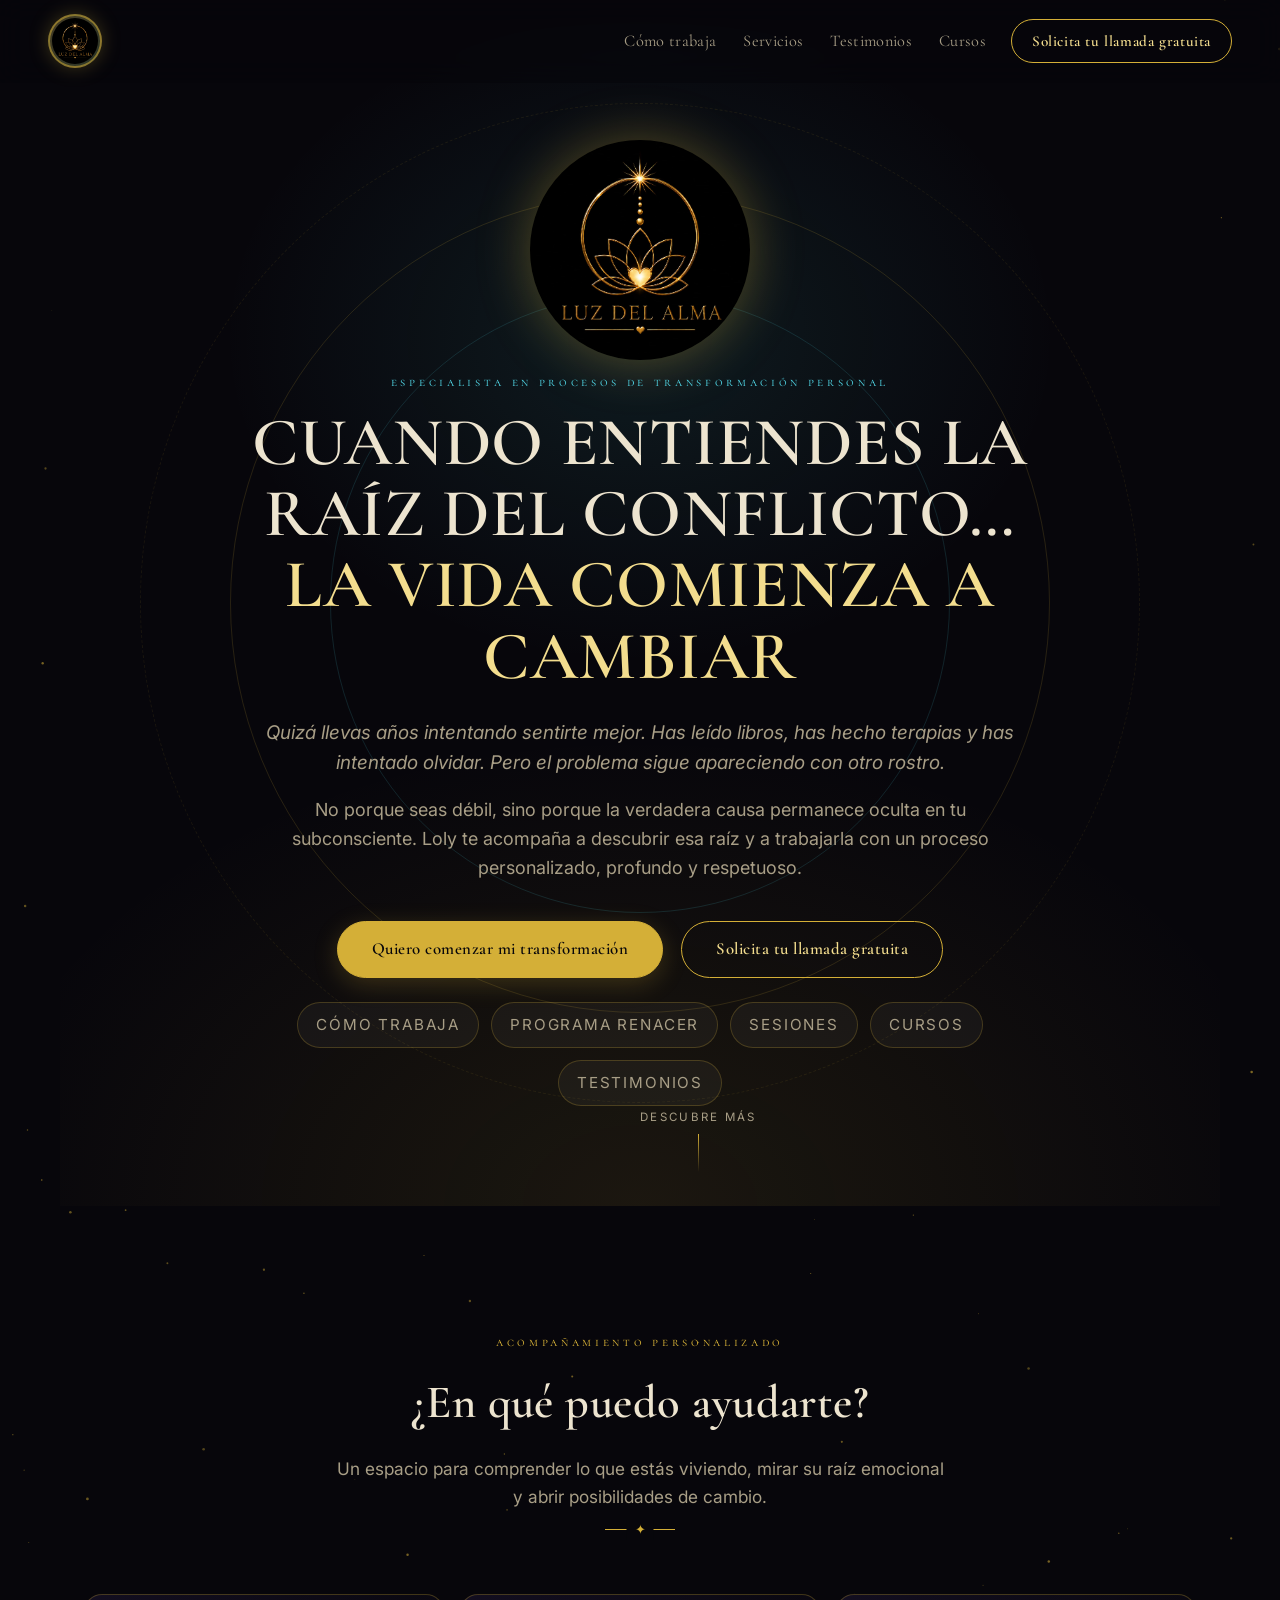
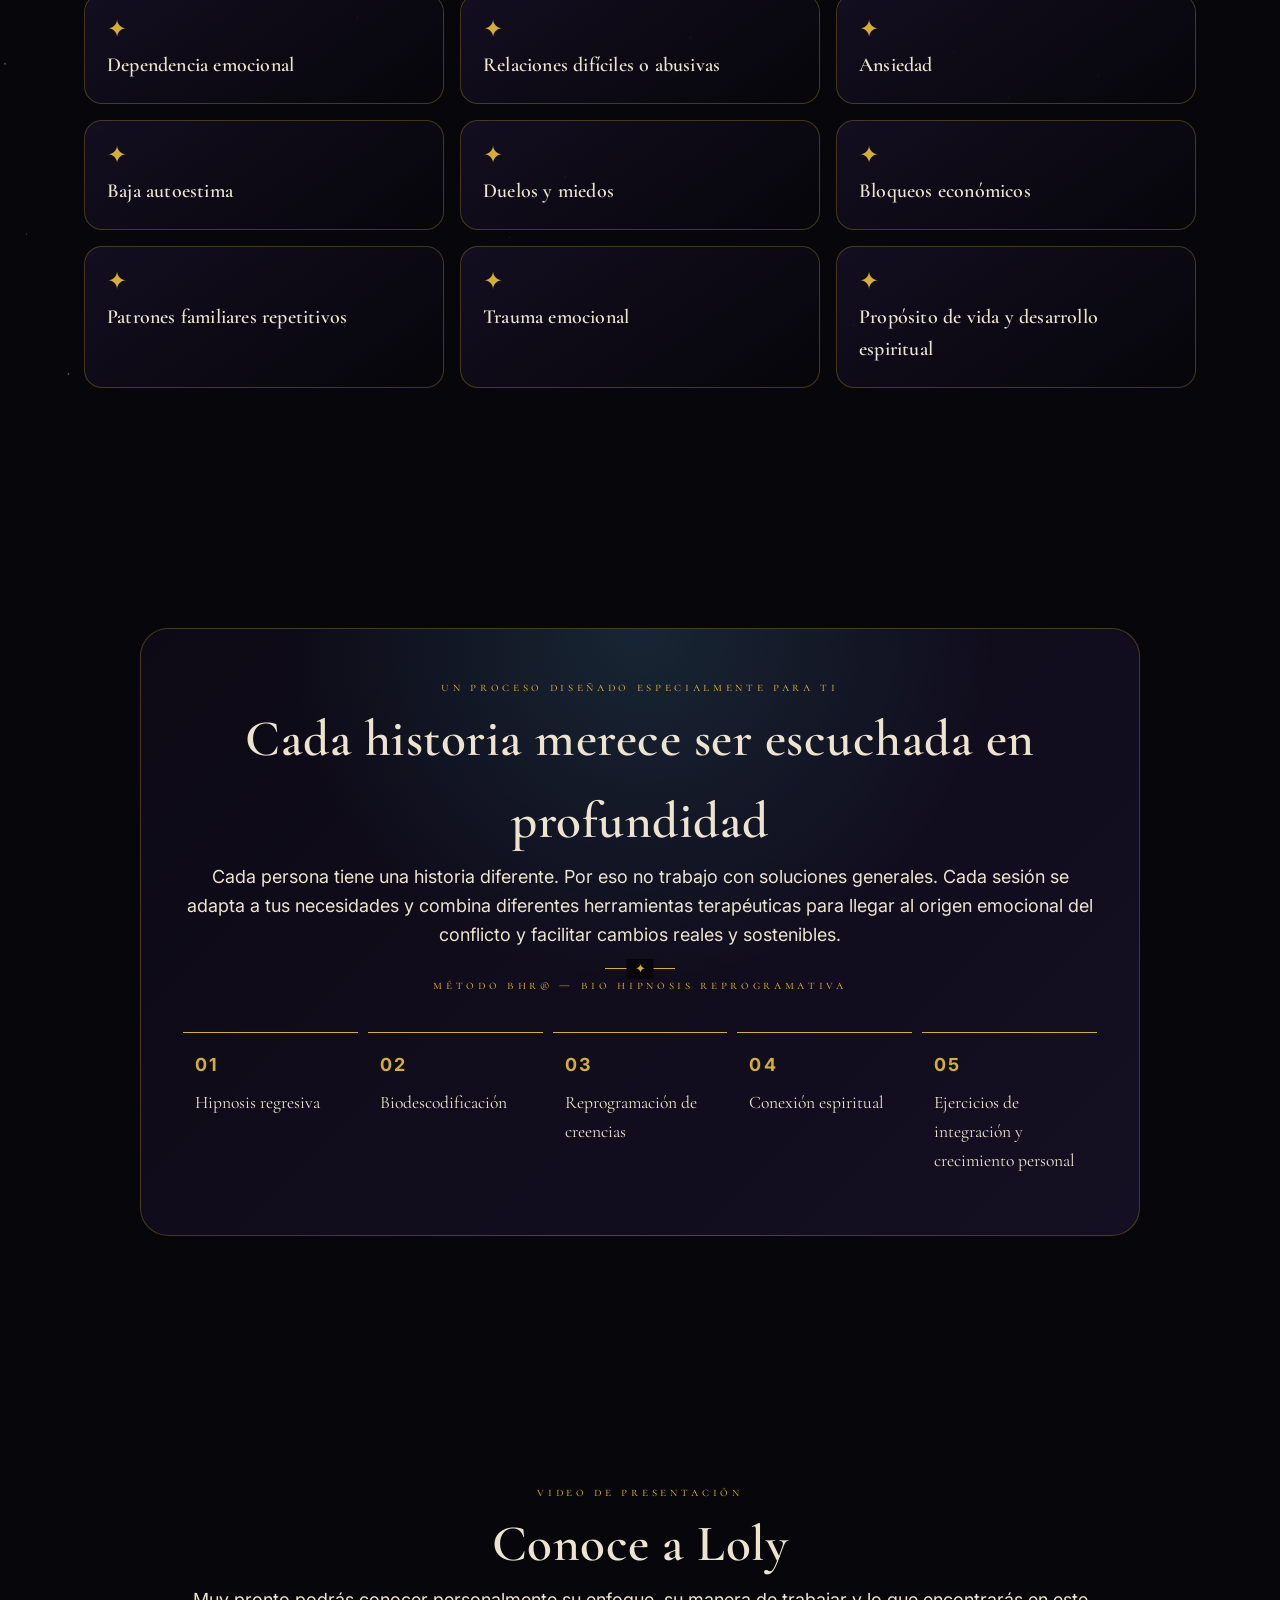
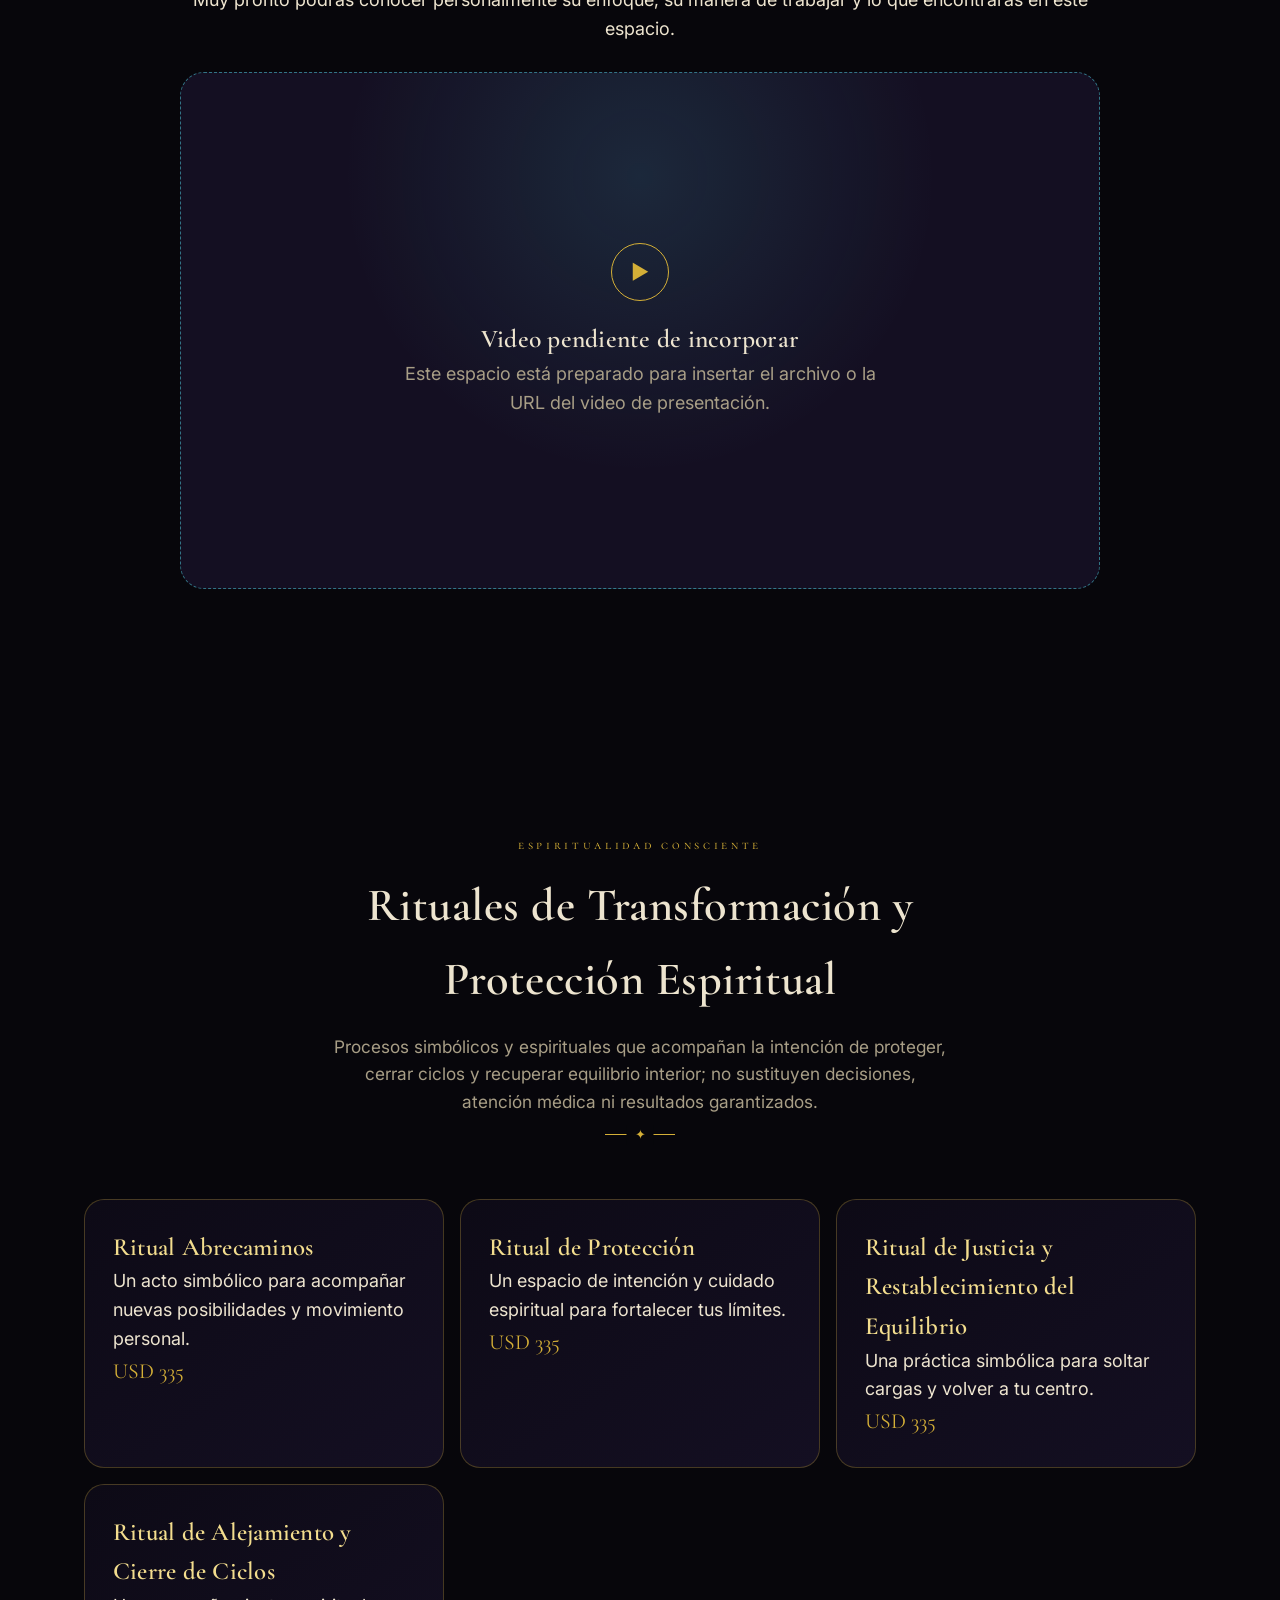
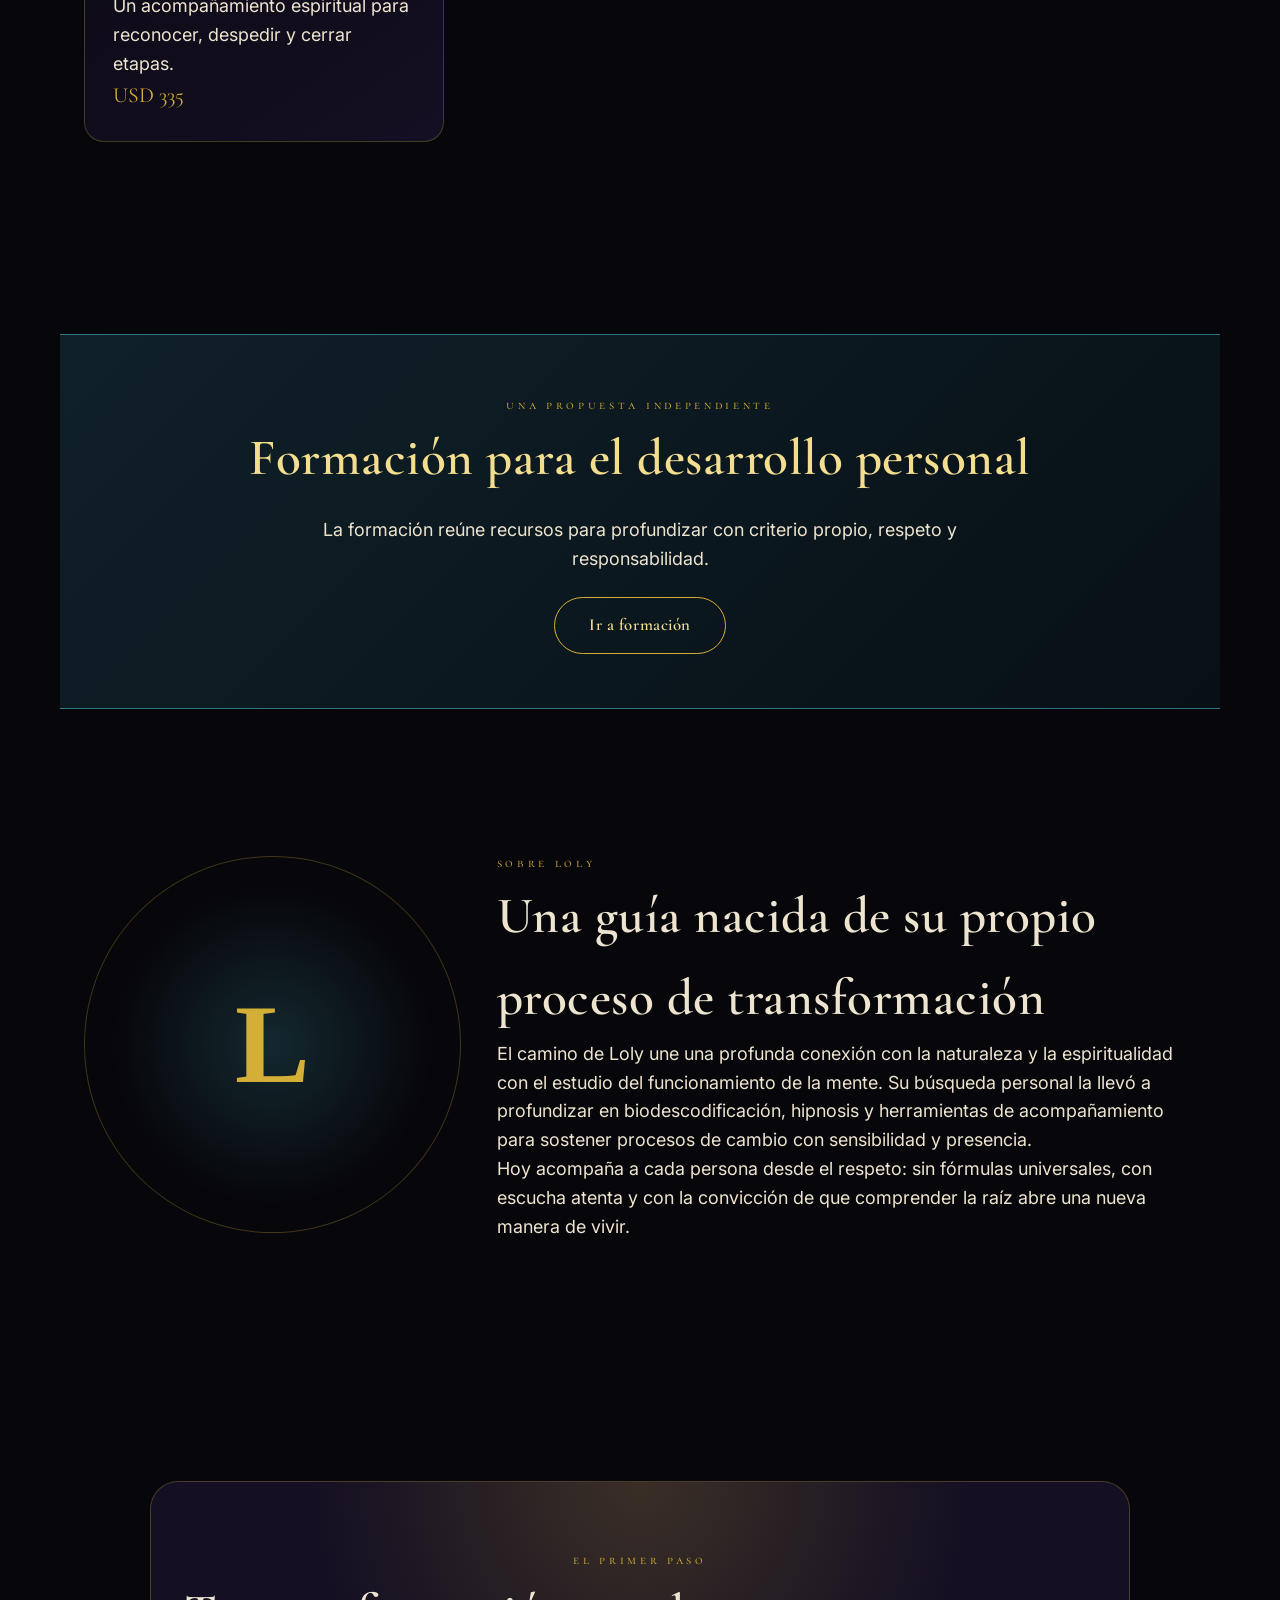
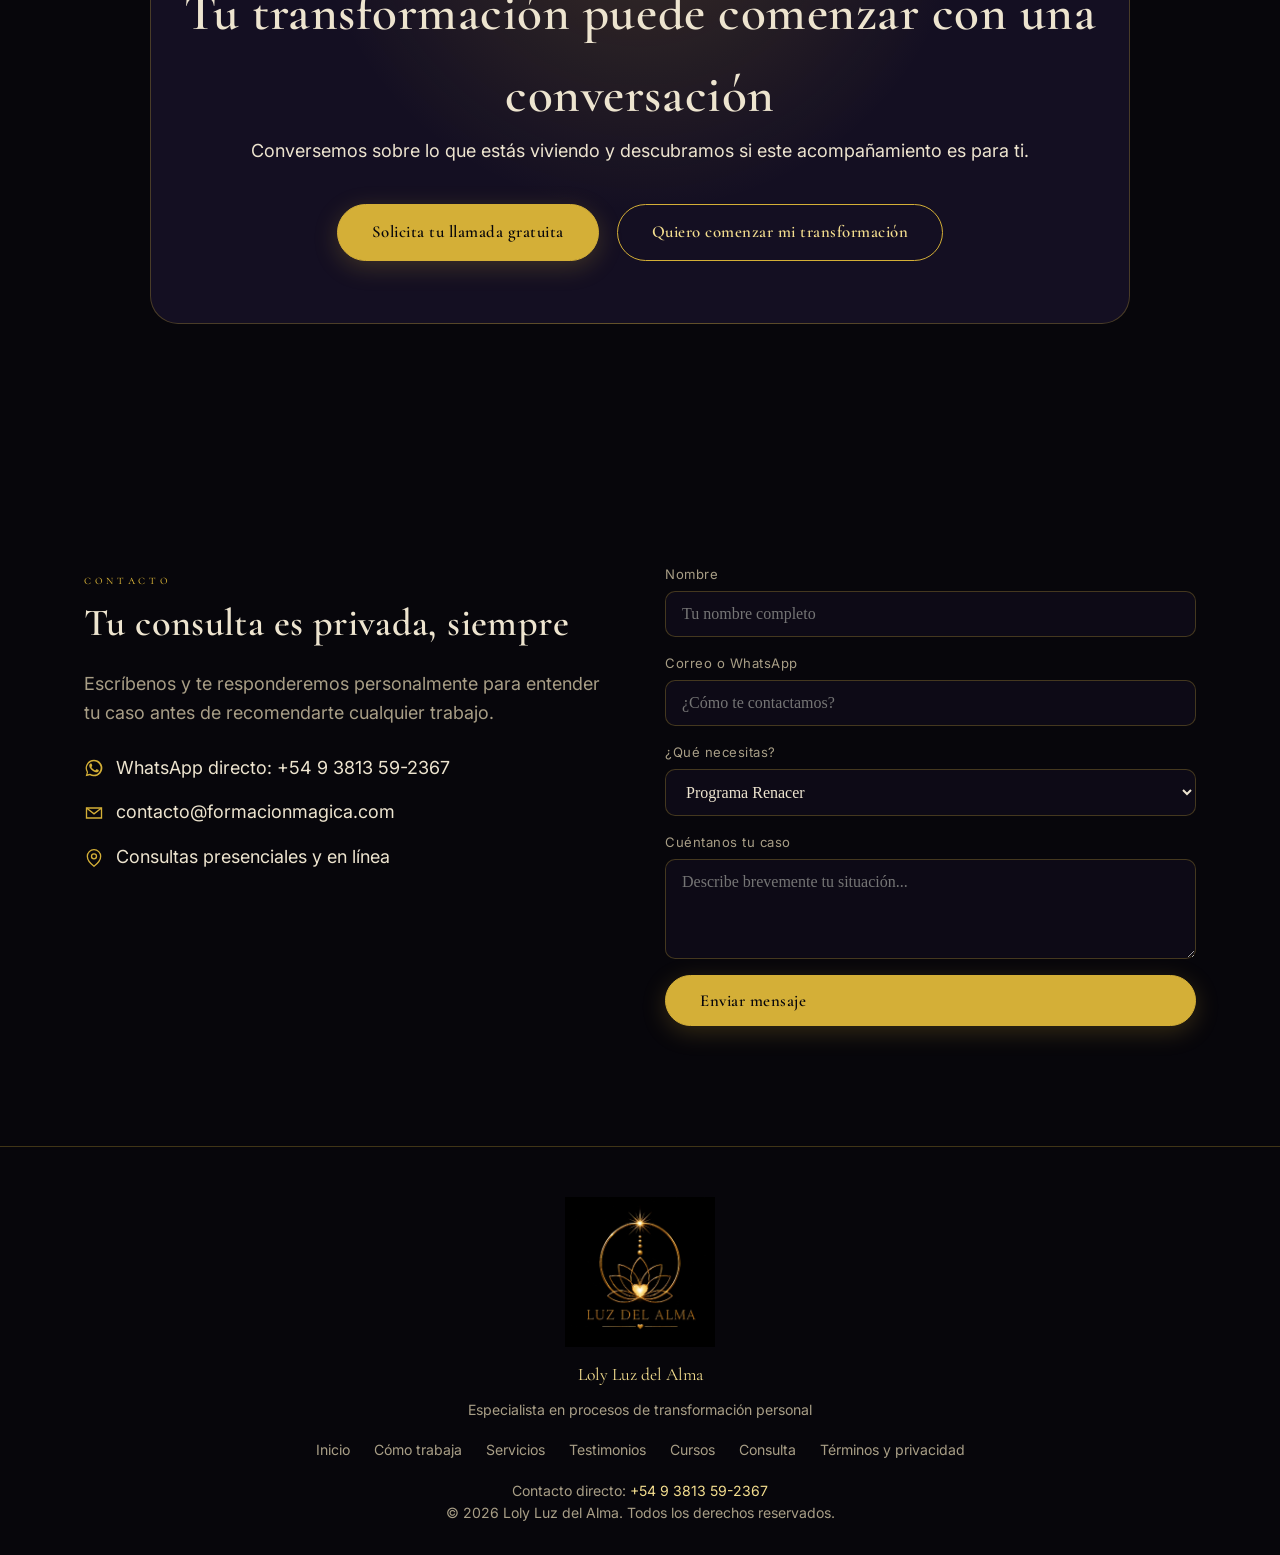
<file: index.html>
<!DOCTYPE html>
<html lang="es">

<head>
    <meta charset="UTF-8">
    <meta name="viewport" content="width=device-width, initial-scale=1.0">
    <title>Loly Luz del Alma — Transformación personal</title>
    <meta name="description"
        content="Loly Luz del Alma: acompañamiento personalizado para comprender bloqueos emocionales, transformar patrones y desarrollar una vida más consciente.">
    <meta property="og:title" content="Loly Luz del Alma — Transformación personal">
    <meta property="og:description" content="Acompañamiento personalizado para comprender bloqueos emocionales y transformar patrones.">
    <meta property="og:image" content="https://formacion-magica.vercel.app/assets/logo-luzdelalma.webp">
    <meta property="og:url" content="https://formacion-magica.vercel.app/">
    <meta property="og:type" content="website">
    <meta name="twitter:card" content="summary_large_image">
    <meta name="twitter:title" content="Loly Luz del Alma — Transformación personal">
    <meta name="twitter:description" content="Acompañamiento personalizado para comprender bloqueos emocionales y transformar patrones.">
    <meta name="twitter:image" content="https://formacion-magica.vercel.app/assets/logo-luzdelalma.webp">
    <link rel="preconnect" href="https://fonts.googleapis.com">
    <link
        href="https://fonts.googleapis.com/css2?family=Cormorant+Garamond:ital,wght@0,500;0,600;0,700;1,600&family=Inter:wght@400;500;600;700&display=swap"
        rel="stylesheet">
    <style>
        :root {
            --ink: #07060B;
            --void: #0D0A16;
            --void-2: #140F22;
            --gold: #D4AF37;
            --gold-deep: #8C6B22;
            --gold-light: #F3DD8E;
            --glow-blue: #4FD1E0;
            --parchment: #EDE4CF;
            --parchment-dim: #a89e86;
            --line: rgba(212, 175, 55, 0.28);
            --shadow-gold: 0 0 40px rgba(212, 175, 55, 0.18);
            --font-display: 'Cormorant Garamond', Georgia, serif;
            --font-ui: 'Inter', Arial, sans-serif;
            --text-hero: clamp(2.5rem, 6vw, 4.75rem);
            --text-h2: clamp(2rem, 4vw, 3.25rem);
            --text-h3: clamp(1.3rem, 2vw, 1.7rem);
            --text-body: 1rem;
            --text-eyebrow: .75rem;
        }

        * {
            margin: 0;
            padding: 0;
            box-sizing: border-box;
        }

        html {
            scroll-behavior: smooth;
        }

        body {
            background: var(--ink);
            color: var(--parchment);
            font-family: var(--font-ui);
            font-size: 18px;
            line-height: 1.6;
            overflow-x: hidden;
            cursor: default;
        }

        ::selection {
            background: var(--gold);
            color: var(--ink);
        }

        h1,
        h2,
        h3,
        h4 {
            font-family: 'Cormorant Garamond', serif;
            font-weight: 600;
            letter-spacing: 0.01em;
            color: var(--parchment);
        }
        h1 { font-size: var(--text-hero); }
        h2 { font-size: var(--text-h2); }
        h3 { font-size: var(--text-h3); }

        .display {
            font-family: 'Cinzel Decorative', serif;
            font-weight: 700;
            color: var(--gold-light);
            text-shadow: 0 0 30px rgba(212, 175, 55, 0.35);
        }

        .eyebrow {
            font-family: 'Cormorant Garamond', serif;
            font-variant: small-caps;
            letter-spacing: 0.28em;
            font-size: 0.82rem;
            color: var(--gold);
            text-transform: lowercase;
        }

        a {
            color: inherit;
            text-decoration: none;
        }
        a:focus-visible, button:focus-visible, input:focus-visible, select:focus-visible, textarea:focus-visible { outline: 3px solid var(--glow-blue); outline-offset: 4px; }

        img {
            max-width: 100%;
            display: block;
        }

        /* ---------- scrollbar ---------- */
        ::-webkit-scrollbar {
            width: 10px;
        }

        ::-webkit-scrollbar-track {
            background: var(--ink);
        }

        ::-webkit-scrollbar-thumb {
            background: var(--gold-deep);
            border-radius: 10px;
        }

        /* ================= PRELOADER ================= */
        #preloader {
            position: fixed;
            inset: 0;
            z-index: 9999;
            background: radial-gradient(ellipse at center, #0d0a17 0%, #060509 75%);
            display: flex;
            align-items: center;
            justify-content: center;
            transition: opacity 1s ease, visibility 1s ease;
        }

        #preloader.hidden {
            opacity: 0;
            visibility: hidden;
            pointer-events: none;
        }

        .pre-sigil {
            width: 220px;
            height: 220px;
            position: relative;
        }

        .pre-sigil svg {
            width: 100%;
            height: 100%;
            overflow: visible;
        }

        .pre-sigil circle {
            fill: none;
            stroke: var(--gold);
            stroke-width: 1;
            stroke-dasharray: 660;
            stroke-dashoffset: 660;
            animation: drawCircle 2.2s ease forwards;
        }

        .pre-sigil .c2 {
            stroke: var(--glow-blue);
            stroke-dasharray: 520;
            stroke-dashoffset: -520;
            animation: drawCircle2 2.2s ease forwards;
            opacity: 0.7;
        }

        @keyframes drawCircle {
            to {
                stroke-dashoffset: 0;
            }
        }

        @keyframes drawCircle2 {
            to {
                stroke-dashoffset: 0;
            }
        }

        .pre-word {
            position: absolute;
            inset: 0;
            display: flex;
            align-items: center;
            justify-content: center;
            flex-direction: column;
            gap: 6px;
            opacity: 0;
            animation: preWordIn 1.4s ease forwards 1.6s;
        }

        .pre-word span {
            font-family: 'Cinzel Decorative';
            color: var(--gold-light);
            font-size: 1.05rem;
            letter-spacing: 0.05em;
        }

        @keyframes preWordIn {
            from {
                opacity: 0;
                transform: scale(0.85);
            }

            to {
                opacity: 1;
                transform: scale(1);
            }
        }

        /* ================= AMBIENT PARTICLES ================= */
        #stars {
            position: fixed;
            inset: 0;
            z-index: 0;
            pointer-events: none;
        }

        /* ================= NAV ================= */
        header {
            position: fixed;
            top: 0;
            left: 0;
            right: 0;
            z-index: 500;
            display: flex;
            align-items: center;
            justify-content: space-between;
            padding: 14px clamp(18px, 4vw, 48px);
            background: rgba(7, 6, 11, 0.55);
            backdrop-filter: blur(14px);
            border-bottom: 1px solid transparent;
            transform: translateY(-110%);
            transition: transform 1s cubic-bezier(.22, 1, .36, 1), border-color .4s, background .4s;
        }

        header.show {
            transform: translateY(0);
        }

        header.scrolled {
            border-bottom-color: var(--line);
            background: rgba(7, 6, 11, 0.86);
        }

        .brand {
            display: flex;
            align-items: center;
            gap: 12px;
        }

        .brand img {
            height: 44px;
            width: 44px;
            object-fit: contain;
            filter: drop-shadow(0 0 10px rgba(212, 175, 55, 0.35));
        }

        .brand-text {
            display: flex;
            flex-direction: column;
            line-height: 1.05;
        }

        .brand-text b {
            font-family: 'Cormorant Garamond';
            font-size: 1.15rem;
            color: var(--gold-light);
            font-weight: 600;
            letter-spacing: 0.02em;
        }

        .brand-text small {
            font-size: 0.62rem;
            letter-spacing: 0.18em;
            color: var(--parchment-dim);
            text-transform: uppercase;
        }

        nav {
            display: flex;
            align-items: center;
            gap: clamp(10px, 1.6vw, 28px);
        }

        .nav-link {
            font-family: 'Cormorant Garamond';
            font-size: 1.02rem;
            color: var(--parchment-dim);
            position: relative;
            padding: 6px 2px;
            letter-spacing: 0.02em;
            white-space: nowrap;
            transition: color .3s;
        }

        .nav-link::after {
            content: '';
            position: absolute;
            left: 0;
            right: 0;
            bottom: 0;
            height: 1px;
            background: var(--gold);
            transform: scaleX(0);
            transform-origin: right;
            transition: transform .35s ease;
        }

        .nav-link:hover,
        .nav-link.active {
            color: var(--gold-light);
        }

        .nav-link:hover::after,
        .nav-link.active::after {
            transform: scaleX(1);
            transform-origin: left;
        }

        .nav-cta {
            font-family: 'Cormorant Garamond';
            font-weight: 600;
            font-size: 0.95rem;
            padding: 9px 20px;
            border: 1px solid var(--gold);
            border-radius: 999px;
            color: var(--gold-light);
            letter-spacing: 0.04em;
            transition: all .35s ease;
        }

        .nav-cta:hover {
            background: var(--gold);
            color: var(--ink);
            box-shadow: var(--shadow-gold);
        }

        .course-tab {
            display: none;
            align-items: center;
            gap: 6px;
            padding: 8px 16px;
            border-radius: 999px;
            font-size: 0.9rem;
            background: linear-gradient(120deg, rgba(212, 175, 55, 0.18), rgba(79, 209, 224, 0.12));
            border: 1px solid var(--gold);
            color: var(--gold-light);
        }

        .course-tab.unlocked {
            display: flex;
            animation: tabPulse 1.4s ease;
        }

        .course-tab .dot {
            width: 6px;
            height: 6px;
            border-radius: 50%;
            background: var(--glow-blue);
            box-shadow: 0 0 8px var(--glow-blue);
        }

        @keyframes tabPulse {
            0% {
                transform: scale(0.4);
                opacity: 0;
                box-shadow: 0 0 0 rgba(212, 175, 55, 0);
            }

            50% {
                transform: scale(1.12);
                box-shadow: 0 0 30px rgba(212, 175, 55, 0.6);
            }

            100% {
                transform: scale(1);
                opacity: 1;
                box-shadow: 0 0 0 rgba(212, 175, 55, 0);
            }
        }

        .burger {
            display: none;
            flex-direction: column;
            gap: 5px;
            cursor: pointer;
            z-index: 600;
        }

        .burger span {
            width: 24px;
            height: 1.5px;
            background: var(--gold-light);
        }

        /* ================= HERO ================= */
        .hero {
            position: relative;
            min-height: 100vh;
            display: flex;
            align-items: center;
            justify-content: center;
            padding: 140px 24px 100px;
            overflow: hidden;
            text-align: center;
            background:
                radial-gradient(ellipse 60% 45% at 50% 28%, rgba(79, 209, 224, 0.10), transparent 60%),
                radial-gradient(ellipse 90% 60% at 50% 100%, rgba(212, 175, 55, 0.10), transparent 65%),
                var(--ink);
        }

        .sigil-ring {
            position: absolute;
            top: 50%;
            left: 50%;
            width: min(820px, 140vw);
            height: min(820px, 140vw);
            transform: translate(-50%, -50%);
            border: 1px solid rgba(212, 175, 55, 0.16);
            border-radius: 50%;
            animation: rotateSlow 90s linear infinite;
        }

        .sigil-ring.r2 {
            width: min(620px, 110vw);
            height: min(620px, 110vw);
            border-color: rgba(79, 209, 224, 0.14);
            animation-duration: 70s;
            animation-direction: reverse;
        }

        .sigil-ring.r3 {
            width: min(1000px, 160vw);
            height: min(1000px, 160vw);
            border-style: dashed;
            border-color: rgba(212, 175, 55, 0.09);
            animation-duration: 130s;
        }

        @keyframes rotateSlow {
            to {
                transform: translate(-50%, -50%) rotate(360deg);
            }
        }

        .hero-inner {
            position: relative;
            z-index: 2;
            max-width: 820px;
        }

        .hero-logo {
            width: 120px;
            margin: 0 auto 22px;
            opacity: 0;
            animation: riseIn 1s ease forwards .3s;
            filter: drop-shadow(0 0 26px rgba(212, 175, 55, 0.35));
        }

        .hero .eyebrow {
            opacity: 0;
            animation: riseIn 1s ease forwards .6s;
            display: block;
            margin-bottom: 14px;
        }

        .hero h1 {
            font-size: clamp(2.4rem, 6vw, 4.4rem);
            line-height: 1.05;
            opacity: 0;
            animation: riseIn 1s ease forwards .85s;
        }

        .hero h1 em {
            font-style: normal;
            color: var(--gold-light);
        }

        .hero p.lede {
            margin: 26px auto 0;
            max-width: 560px;
            font-size: 1.18rem;
            color: var(--parchment-dim);
            font-style: italic;
            opacity: 0;
            animation: riseIn 1s ease forwards 1.15s;
        }

        @keyframes riseIn {
            from {
                opacity: 0;
                transform: translateY(26px);
            }

            to {
                opacity: 1;
                transform: translateY(0);
            }
        }

        .hero-ctas {
            margin-top: 38px;
            display: flex;
            gap: 18px;
            justify-content: center;
            flex-wrap: wrap;
            opacity: 0;
            animation: riseIn 1s ease forwards 1.4s;
        }

        .btn {
            font-family: 'Cormorant Garamond';
            font-weight: 600;
            letter-spacing: 0.03em;
            padding: 14px 34px;
            border-radius: 999px;
            font-size: 1.05rem;
            cursor: pointer;
            transition: all .35s cubic-bezier(.22, 1, .36, 1);
            border: 1px solid var(--gold);
            display: inline-flex;
            align-items: center;
            gap: 8px;
        }

        .btn-primary {
            background: var(--gold);
            color: var(--ink);
            box-shadow: 0 6px 24px rgba(212, 175, 55, 0.22);
        }

        .btn-primary:hover {
            transform: translateY(-2px);
            box-shadow: 0 10px 32px rgba(212, 175, 55, 0.38);
        }

        .btn-ghost {
            color: var(--gold-light);
            background: transparent;
        }

        .btn-ghost:hover {
            background: rgba(212, 175, 55, 0.1);
            transform: translateY(-2px);
        }

        .scroll-cue {
            position: absolute;
            bottom: 34px;
            left: 50%;
            transform: translateX(-50%);
            display: flex;
            flex-direction: column;
            align-items: center;
            gap: 8px;
            color: var(--parchment-dim);
            font-size: 0.72rem;
            letter-spacing: 0.2em;
            text-transform: uppercase;
            opacity: 0;
            animation: riseIn 1s ease forwards 1.7s;
        }

        .scroll-cue .line {
            width: 1px;
            height: 38px;
            background: linear-gradient(var(--gold), transparent);
            animation: cueMove 2s ease-in-out infinite;
        }

        @keyframes cueMove {

            0%,
            100% {
                transform: scaleY(1);
                opacity: 1;
            }

            50% {
                transform: scaleY(0.5);
                opacity: 0.4;
            }
        }

        /* ================= SECTION SHELL ================= */
        section {
            position: relative;
            padding: 120px 24px;
            max-width: 1160px;
            margin: 0 auto;
            scroll-margin-top: 96px;
        }

        .section-head {
            text-align: center;
            max-width: 620px;
            margin: 0 auto 64px;
        }

        .section-head h2 {
            font-size: clamp(2rem, 4vw, 2.9rem);
            margin-top: 10px;
        }

        .section-head p {
            color: var(--parchment-dim);
            margin-top: 16px;
            font-size: 1.08rem;
        }

        .hero-badges {
            display: flex;
            justify-content: center;
            flex-wrap: wrap;
            gap: 10px;
            margin-bottom: 20px;
            opacity: 0;
            animation: riseIn 1s ease forwards .45s;
        }

        .hero-badge {
            display: inline-flex;
            align-items: center;
            gap: 8px;
            padding: 8px 14px;
            border: 1px solid rgba(212, 175, 55, 0.24);
            border-radius: 999px;
            color: var(--parchment-dim);
            background: rgba(7, 6, 11, 0.32);
            backdrop-filter: blur(8px);
            font-size: 0.82rem;
            letter-spacing: 0.16em;
            text-transform: uppercase;
        }

        .hero-badge .hero-dot {
            width: 7px;
            height: 7px;
            border-radius: 50%;
            background: var(--gold);
            box-shadow: 0 0 0 4px rgba(212, 175, 55, 0.12);
        }

        .section-surface {
            background: linear-gradient(180deg, rgba(20, 15, 34, 0.82), rgba(7, 6, 11, 0.72));
            border: 1px solid var(--line);
            border-radius: 30px;
            padding: 44px clamp(24px, 3.2vw, 40px);
            box-shadow: 0 24px 60px rgba(0, 0, 0, 0.22);
        }

        .process-grid {
            display: grid;
            grid-template-columns: repeat(auto-fit, minmax(220px, 1fr));
            gap: 20px;
            margin-top: 24px;
        }

        .process-card {
            background: linear-gradient(180deg, rgba(13, 10, 22, 0.95), rgba(20, 15, 34, 0.95));
            border: 1px solid var(--line);
            border-radius: 20px;
            padding: 26px 22px;
            position: relative;
            overflow: hidden;
        }

        .process-card .step {
            font-family: 'Cormorant Garamond';
            color: var(--gold);
            font-size: 1.8rem;
            margin-bottom: 8px;
        }

        .process-card h3 {
            font-size: 1.24rem;
            margin-bottom: 10px;
        }

        .process-card p {
            color: var(--parchment-dim);
            font-size: 0.96rem;
        }

        .trust-strip {
            display: flex;
            justify-content: center;
            flex-wrap: wrap;
            gap: 12px;
            margin-top: 24px;
        }

        .trust-pill {
            border: 1px solid rgba(79, 209, 224, 0.18);
            background: rgba(79, 209, 224, 0.08);
            color: var(--parchment);
            padding: 10px 16px;
            border-radius: 999px;
            font-size: 0.9rem;
        }

        .divider {
            width: 70px;
            height: 1px;
            background: var(--gold);
            margin: 18px auto 0;
            position: relative;
        }

        .divider::before {
            content: '✦';
            position: absolute;
            top: -9px;
            left: 50%;
            transform: translateX(-50%);
            color: var(--gold);
            font-size: 0.8rem;
            background: var(--ink);
            padding: 0 8px;
        }

        .reveal {
            opacity: 0;
            transform: translateY(36px);
            transition: opacity .9s ease, transform .9s cubic-bezier(.22, 1, .36, 1);
        }

        .reveal.in {
            opacity: 1;
            transform: translateY(0);
        }

        .reveal.d1 {
            transition-delay: .1s;
        }

        .reveal.d2 {
            transition-delay: .22s;
        }

        .reveal.d3 {
            transition-delay: .34s;
        }

        .reveal.d4 {
            transition-delay: .46s;
        }

        /* ================= SERVICIOS ================= */
        .grid-services {
            display: grid;
            grid-template-columns: repeat(auto-fit, minmax(250px, 1fr));
            gap: 28px;
        }

        .card {
            background: linear-gradient(180deg, var(--void), var(--void-2));
            border: 1px solid var(--line);
            border-radius: 18px;
            padding: 34px 28px;
            transition: transform .4s ease, border-color .4s ease, box-shadow .4s ease;
            position: relative;
            overflow: hidden;
        }

        .card::before {
            content: '';
            position: absolute;
            inset: 0;
            opacity: 0;
            transition: opacity .5s;
            background: radial-gradient(340px circle at var(--mx, 50%) var(--my, 0%), rgba(212, 175, 55, 0.10), transparent 60%);
        }

        .card:hover::before {
            opacity: 1;
        }

        .card:hover {
            transform: translateY(-6px);
            border-color: var(--gold-deep);
            box-shadow: 0 18px 40px rgba(0, 0, 0, 0.4);
        }

        .card .icon {
            width: 46px;
            height: 46px;
            margin-bottom: 18px;
            color: var(--gold);
        }

        .card h3 {
            font-size: 1.4rem;
            margin-bottom: 10px;
        }

        .card p {
            color: var(--parchment-dim);
            font-size: 0.98rem;
        }

        /* ================= FEATURE SPLIT ================= */
        .feature {
            display: grid;
            grid-template-columns: 1fr 1fr;
            gap: 60px;
            align-items: center;
        }

        .feature.reverse .feature-visual {
            order: 2;
        }

        .feature-visual {
            aspect-ratio: 1/1;
            border-radius: 24px;
            position: relative;
            overflow: hidden;
            background: radial-gradient(circle at 30% 20%, rgba(79, 209, 224, 0.16), transparent 55%),
                radial-gradient(circle at 70% 80%, rgba(212, 175, 55, 0.14), transparent 55%),
                var(--void);
            border: 1px solid var(--line);
            display: flex;
            align-items: center;
            justify-content: center;
        }

        .feature-visual svg {
            width: 56%;
            height: 56%;
        }

        .feature-text .eyebrow {
            margin-bottom: 10px;
            display: block;
        }

        .feature-text h2 {
            font-size: clamp(1.8rem, 3.4vw, 2.5rem);
            margin-bottom: 18px;
        }

        .feature-text p {
            color: var(--parchment-dim);
            margin-bottom: 16px;
        }

        .feature-text ul {
            list-style: none;
            margin-top: 22px;
            display: flex;
            flex-direction: column;
            gap: 12px;
        }

        .feature-text li {
            display: flex;
            gap: 12px;
            align-items: flex-start;
            color: var(--parchment);
            font-size: 0.98rem;
        }

        .feature-text li .bullet {
            color: var(--gold);
            flex-shrink: 0;
        }

        .ritual-steps {
            margin-top: 26px;
            display: flex;
            flex-direction: column;
            gap: 0;
            border-left: 1px solid var(--line);
            padding-left: 26px;
        }

        .ritual-step {
            position: relative;
            padding-bottom: 26px;
        }

        .ritual-step:last-child {
            padding-bottom: 0;
        }

        .ritual-step::before {
            content: '';
            position: absolute;
            left: -31px;
            top: 4px;
            width: 9px;
            height: 9px;
            border-radius: 50%;
            background: var(--gold);
            box-shadow: 0 0 0 4px var(--ink), 0 0 12px rgba(212, 175, 55, 0.6);
        }

        .ritual-step b {
            display: block;
            color: var(--gold-light);
            font-family: 'Cormorant Garamond';
            font-size: 1.12rem;
            margin-bottom: 4px;
        }

        .ritual-step span {
            color: var(--parchment-dim);
            font-size: 0.95rem;
        }

        /* ================= TESTIMONIOS ================= */
        .testi-track {
            display: grid;
            grid-template-columns: repeat(auto-fit, minmax(280px, 1fr));
            gap: 26px;
        }

        .testi {
            background: var(--void);
            border: 1px solid var(--line);
            border-radius: 18px;
            padding: 30px;
            display: flex;
            flex-direction: column;
            gap: 14px;
        }

        .stars {
            color: var(--gold);
            letter-spacing: 2px;
            font-size: 0.95rem;
        }

        .testi p {
            color: var(--parchment);
            font-style: italic;
            font-size: 1.02rem;
        }

        .testi-who {
            display: flex;
            align-items: center;
            gap: 10px;
            margin-top: 6px;
        }

        .testi-who .avatar {
            width: 38px;
            height: 38px;
            border-radius: 50%;
            background: linear-gradient(140deg, var(--gold-deep), var(--glow-blue));
            flex-shrink: 0;
        }

        .testi-who b {
            font-family: 'Cormorant Garamond';
            color: var(--gold-light);
            font-size: 1rem;
            display: block;
        }

        .testi-who small {
            color: var(--parchment-dim);
            font-size: 0.8rem;
        }

        /* ================= CURSOS / LOBBY ================= */
        .lobby-wrap {
            display: grid;
            grid-template-columns: repeat(auto-fit, minmax(300px, 1fr));
            gap: 28px;
        }

        .lobby-card {
            border: 1px solid var(--line);
            border-radius: 20px;
            padding: 36px 30px;
            background: linear-gradient(180deg, var(--void), var(--void-2));
            position: relative;
            overflow: hidden;
        }

        .lobby-card .tag {
            font-size: 0.7rem;
            letter-spacing: 0.14em;
            text-transform: uppercase;
            color: var(--parchment-dim);
        }

        .lobby-card h3 {
            font-size: 1.5rem;
            margin: 8px 0 12px;
        }

        .lobby-card .price {
            font-family: 'Cormorant Garamond';
            color: var(--gold-light);
            font-size: 1.6rem;
            margin: 16px 0;
        }

        .lobby-card .price small {
            font-size: 0.9rem;
            color: var(--parchment-dim);
            font-family: 'EB Garamond';
        }

        .locked-panel {
            position: relative;
        }

        .locked-panel .locked-content {
            filter: blur(6px) brightness(0.55);
            pointer-events: none;
            user-select: none;
        }

        .lock-overlay {
            position: absolute;
            inset: 0;
            display: flex;
            flex-direction: column;
            align-items: center;
            justify-content: center;
            gap: 14px;
            text-align: center;
            padding: 20px;
            background: rgba(7, 6, 11, 0.35);
        }

        .lock-overlay svg {
            width: 34px;
            height: 34px;
            color: var(--gold);
        }

        .lock-overlay p {
            color: var(--parchment-dim);
            font-size: 0.92rem;
            max-width: 240px;
        }

        #curso-desbloqueado {
            display: none;
        }

        #curso-desbloqueado.show {
            display: block;
            animation: riseIn .9s ease;
        }

        .modulo {
            display: flex;
            align-items: center;
            justify-content: space-between;
            gap: 16px;
            padding: 18px 22px;
            border: 1px solid var(--line);
            border-radius: 14px;
            background: var(--void);
            margin-bottom: 14px;
        }

        .modulo .m-left {
            display: flex;
            align-items: center;
            gap: 14px;
        }

        .modulo .m-num {
            font-family: 'Cormorant Garamond';
            color: var(--gold);
            font-size: 1.3rem;
            width: 32px;
        }

        .modulo b {
            font-family: 'Cormorant Garamond';
            font-size: 1.08rem;
        }

        .modulo span {
            color: var(--parchment-dim);
            font-size: 0.86rem;
        }

        .modulo .m-play {
            width: 36px;
            height: 36px;
            border-radius: 50%;
            border: 1px solid var(--gold);
            display: flex;
            align-items: center;
            justify-content: center;
            color: var(--gold);
            flex-shrink: 0;
            transition: .3s;
        }

        .modulo:hover .m-play {
            background: var(--gold);
            color: var(--ink);
        }

        /* ================= CONTACTO ================= */
        .contact-wrap {
            display: grid;
            grid-template-columns: 1fr 1fr;
            gap: 50px;
        }

        .contact-info h2 {
            font-size: clamp(1.8rem, 3.4vw, 2.4rem);
            margin-bottom: 16px;
        }

        .contact-info p {
            color: var(--parchment-dim);
            margin-bottom: 26px;
        }

        .contact-links {
            display: flex;
            flex-direction: column;
            gap: 16px;
        }

        .contact-links a {
            display: flex;
            align-items: center;
            gap: 12px;
            color: var(--parchment);
            transition: .3s;
        }

        .contact-links a:hover {
            color: var(--gold-light);
            transform: translateX(4px);
        }

        .contact-links svg {
            width: 20px;
            height: 20px;
            color: var(--gold);
            flex-shrink: 0;
        }

        form.contact-form {
            display: flex;
            flex-direction: column;
            gap: 16px;
        }

        .field {
            display: flex;
            flex-direction: column;
            gap: 6px;
        }

        .field label {
            font-size: 0.82rem;
            color: var(--parchment-dim);
            letter-spacing: 0.04em;
        }

        .field input,
        .field textarea,
        .field select {
            background: var(--void);
            border: 1px solid var(--line);
            border-radius: 10px;
            padding: 13px 16px;
            color: var(--parchment);
            font-family: 'EB Garamond';
            font-size: 1rem;
            outline: none;
            transition: .3s;
        }

        .field input:focus,
        .field textarea:focus,
        .field select:focus {
            border-color: var(--gold);
            box-shadow: 0 0 0 3px rgba(212, 175, 55, 0.12);
        }

        .field textarea {
            resize: vertical;
            min-height: 100px;
        }

        /* ================= FOOTER ================= */
        footer {
            border-top: 1px solid var(--line);
            padding: 50px 24px 30px;
            text-align: center;
            color: var(--parchment-dim);
            font-size: 0.88rem;
        }

        footer .f-brand {
            font-family: 'Cormorant Garamond';
            color: var(--gold-light);
            font-size: 1.1rem;
            margin-bottom: 10px;
        }

        footer .f-links {
            display: flex;
            gap: 24px;
            justify-content: center;
            margin: 18px 0;
            flex-wrap: wrap;
        }

        footer .f-links a:hover {
            color: var(--gold-light);
        }

        .privacy-section {
            max-width: 1100px;
            margin: 0 auto;
            padding: 0 24px 30px;
        }

        .privacy-box {
            background: linear-gradient(180deg, rgba(13, 10, 22, 0.96), rgba(20, 15, 34, 0.9));
            border: 1px solid var(--line);
            border-radius: 24px;
            padding: clamp(24px, 4vw, 42px);
            box-shadow: 0 22px 50px rgba(0,0,0,0.16);
        }

        .privacy-box h2 {
            margin-bottom: 12px;
        }

        .privacy-grid {
            display: grid;
            grid-template-columns: repeat(auto-fit, minmax(220px, 1fr));
            gap: 18px;
            margin-top: 24px;
        }

        .privacy-card {
            border: 1px solid rgba(212, 175, 55, 0.18);
            border-radius: 18px;
            background: rgba(255,255,255,0.02);
            padding: 18px 18px 16px;
        }

        .privacy-card h3 {
            font-size: 1.25rem;
            margin-bottom: 8px;
        }

        .privacy-card p,
        .privacy-card li {
            color: var(--parchment-dim);
        }

        .privacy-card ul {
            margin-top: 8px;
            padding-left: 18px;
        }

        /* ================= MODAL PAGO ================= */
        .modal-backdrop {
            position: fixed;
            inset: 0;
            background: rgba(5, 4, 8, 0.78);
            backdrop-filter: blur(6px);
            display: flex;
            align-items: center;
            justify-content: center;
            z-index: 1000;
            padding: 24px;
            opacity: 0;
            pointer-events: none;
            transition: opacity .4s ease;
        }

        .modal-backdrop.open {
            opacity: 1;
            pointer-events: auto;
        }

        .modal {
            width: 100%;
            max-width: 440px;
            background: linear-gradient(180deg, var(--void), var(--void-2));
            border: 1px solid var(--gold-deep);
            border-radius: 22px;
            padding: 38px 32px;
            position: relative;
            transform: scale(0.9) translateY(20px);
            opacity: 0;
            transition: all .45s cubic-bezier(.22, 1, .36, 1);
            box-shadow: 0 30px 80px rgba(0, 0, 0, 0.5);
        }

        .modal-backdrop.open .modal {
            transform: scale(1) translateY(0);
            opacity: 1;
        }

        .modal-close {
            position: absolute;
            top: 18px;
            right: 18px;
            color: var(--parchment-dim);
            cursor: pointer;
            font-size: 1.3rem;
            line-height: 1;
        }

        .modal-close:hover {
            color: var(--gold-light);
        }

        .modal h3 {
            font-size: 1.5rem;
            margin-bottom: 6px;
        }

        .modal .sub {
            color: var(--parchment-dim);
            font-size: 0.92rem;
            margin-bottom: 24px;
        }

        .modal .field {
            margin-bottom: 14px;
        }

        .modal .row2 {
            display: grid;
            grid-template-columns: 1fr 1fr;
            gap: 12px;
        }

        .modal .btn-primary {
            width: 100%;
            justify-content: center;
            margin-top: 10px;
        }

        .modal small.note {
            display: block;
            margin-top: 14px;
            color: var(--parchment-dim);
            font-size: 0.76rem;
            text-align: center;
            opacity: 0.75;
        }

        .pay-state {
            display: none;
            flex-direction: column;
            align-items: center;
            text-align: center;
            gap: 16px;
            padding: 20px 0;
        }

        .pay-state.active {
            display: flex;
        }

        .spinner {
            width: 46px;
            height: 46px;
            border-radius: 50%;
            border: 2px solid var(--line);
            border-top-color: var(--gold);
            animation: spin 0.9s linear infinite;
        }

        @keyframes spin {
            to {
                transform: rotate(360deg);
            }
        }

        .check-burst {
            width: 64px;
            height: 64px;
            border-radius: 50%;
            border: 1px solid var(--gold);
            display: flex;
            align-items: center;
            justify-content: center;
            position: relative;
        }

        .check-burst svg {
            width: 28px;
            height: 28px;
            color: var(--gold);
        }

        .check-burst::before,
        .check-burst::after {
            content: '';
            position: absolute;
            inset: -10px;
            border-radius: 50%;
            border: 1px solid rgba(212, 175, 55, 0.5);
            animation: burst 1.2s ease-out forwards;
        }

        .check-burst::after {
            animation-delay: 0.15s;
        }

        @keyframes burst {
            from {
                transform: scale(0.6);
                opacity: 1;
            }

            to {
                transform: scale(1.8);
                opacity: 0;
            }
        }

        /* ================= RESPONSIVE ================= */
        @media (max-width:920px) {

            .feature,
            .contact-wrap {
                grid-template-columns: 1fr;
            }

            .feature.reverse .feature-visual {
                order: 0;
            }

            .feature-visual {
                max-width: 340px;
                margin: 0 auto;
            }
        }

        @media (max-width:800px) {
            nav .nav-links {
                display: none;
            }

            .burger {
                display: flex;
            }

            header {
                padding: 14px 20px;
            }
        }

        @media (prefers-reduced-motion: reduce) {
            *, *::before, *::after { animation: none !important; transition: none !important; scroll-behavior: auto !important; }
        }

        /* mobile drawer */
        .mobile-drawer {
            position: fixed;
            top: 0;
            right: 0;
            height: 100vh;
            width: min(78vw, 320px);
            background: var(--void-2);
            border-left: 1px solid var(--line);
            z-index: 550;
            padding: 100px 30px 30px;
            display: flex;
            flex-direction: column;
            gap: 22px;
            transform: translateX(100%);
            transition: transform .5s cubic-bezier(.22, 1, .36, 1);
        }

        .mobile-drawer.open {
            transform: translateX(0);
        }

        .mobile-drawer a {
            font-family: 'Cormorant Garamond';
            font-size: 1.2rem;
            color: var(--parchment);
        }

        /* ================= NUEVA EXPERIENCIA LOLY ================= */
        .brand img, .hero-logo { border-radius: 50% !important; object-fit: cover !important; overflow: hidden !important; }
        .nav-home { display: none !important; }
        .brand img { width: 54px !important; height: 54px !important; border: 2px solid rgba(212,175,55,.55) !important; padding: 2px !important; background: linear-gradient(135deg, rgba(243,221,142,.16), rgba(79,209,224,.12)) !important; box-shadow: 0 0 0 4px rgba(212,175,55,.12) !important, 0 8px 20px rgba(0,0,0,.18) !important; }
        .brand-text { display: none; }
        .hero-logo { width: min(220px, 52vw) !important; height: auto !important; margin: 0 auto 12px; }
        .hero .eyebrow { color: var(--glow-blue); }
        .hero h1 { max-width: 1040px; font-size: clamp(2.25rem, 5.3vw, 4.6rem); }
        .tab-bar { display: flex; flex-wrap: wrap; justify-content: center; gap: 12px; margin-top: 24px; }
        .tab-link { display: inline-flex; align-items: center; justify-content: center; padding: 10px 18px; border-radius: 999px; border: 1px solid rgba(212,175,55,.24); color: var(--parchment-dim); background: rgba(255,255,255,.04); transition: all .25s ease; font-size: 0.95rem; text-transform: uppercase; letter-spacing: 0.12em; }
        .tab-link.active, .tab-link:hover { background: rgba(212,175,55,.15); border-color: rgba(212,175,55,.45); color: var(--gold-light); }
        .tab-link.active { box-shadow: 0 12px 24px rgba(212,175,55,.09); }
        .tab-panel { display: none; opacity: 0; max-height: 0; overflow: hidden; transition: opacity .3s ease, max-height .35s ease; }
        .tab-panel.active { display: block; opacity: 1; max-height: 200rem; }
        .hero p.lede { max-width: 760px; }
        .intro-copy { max-width: 760px; margin: 18px auto 0; color: var(--parchment-dim); }
        .help-grid, .renacer-includes, .service-grid, .ritual-grid { display:grid; grid-template-columns:repeat(3,1fr); gap:16px; }
        .help-card { padding:22px; border:1px solid var(--line); border-radius:18px; background:linear-gradient(145deg,rgba(20,15,34,.94),rgba(7,6,11,.92)); transition:.3s ease; }
        .help-card:hover { border-color:rgba(79,209,224,.55); transform:translateY(-4px); }
        .help-card .symbol { color:var(--gold); font-size:1.5rem; line-height:1; display:block; margin-bottom:8px; }
        .help-card h3 { font-size:1.25rem; }
        .personal-process { max-width:1000px; margin:0 auto; padding:42px; text-align:center; border:1px solid var(--line); border-radius:28px; background:radial-gradient(circle at 50% 0,rgba(79,209,224,.13),transparent 45%),linear-gradient(135deg,var(--void),var(--void-2)); }
        .method-path { display:grid; grid-template-columns:repeat(5,1fr); gap:10px; margin-top:35px; }
        .method-step { position:relative; text-align:left; padding:18px 12px; border-top:1px solid var(--gold); }
        .method-step b { display:block; color:var(--gold); letter-spacing:.12em; margin-bottom:8px; }
        .method-step span { color:var(--parchment); font-family:'Cormorant Garamond'; font-size:1.1rem; line-height:1.15; }
        .renacer { border:1px solid rgba(212,175,55,.5); border-radius:30px; padding:clamp(28px,5vw,62px); background:radial-gradient(circle at 85% 10%,rgba(79,209,224,.18),transparent 24%),radial-gradient(circle at 10% 90%,rgba(212,175,55,.17),transparent 32%),linear-gradient(135deg,#100c1d,#07060b); }
        .renacer-top { display:grid; grid-template-columns:1.2fr .8fr; gap:36px; align-items:center; }
        .price-tag { padding:22px; border:1px solid var(--line); border-radius:18px; text-align:center; background:rgba(7,6,11,.52); }
        .price-tag b { display:block; font:600 clamp(2.2rem,5vw,3.7rem) 'Cormorant Garamond'; color:var(--gold-light); }
        .price-tag span { color:var(--parchment-dim); }
        .renacer-includes { grid-template-columns:repeat(2,1fr); margin:32px 0; }
        .renacer-includes div { padding:12px 0; border-bottom:1px solid rgba(212,175,55,.14); color:var(--parchment); }
        .renacer-includes div::before { content:'✦'; color:var(--gold); margin-right:10px; }
        .service-card, .ritual-card { border:1px solid var(--line); background:linear-gradient(145deg,var(--void),var(--void-2)); border-radius:20px; padding:28px; }
        .service-card h3, .ritual-card h3 { color:var(--gold-light); font-size:1.55rem; }
        .service-meta { color:var(--glow-blue); margin:12px 0; font-size:.94rem; }
        .service-price { color:var(--gold); font-size:1.35rem; font-family:'Cormorant Garamond'; }
        .course-placeholder { border:1px dashed rgba(79,209,224,.45); border-radius:24px; padding:48px 28px; text-align:center; background:linear-gradient(135deg,rgba(20,15,34,.85),rgba(7,6,11,.72)); }
        .presentation-video { max-width:920px; margin:0 auto; text-align:center; }
        .video-placeholder { aspect-ratio:16/9; margin-top:28px; display:grid; place-items:center; padding:28px; border:1px dashed rgba(79,209,224,.52); border-radius:24px; background:radial-gradient(circle at 50% 20%,rgba(79,209,224,.13),transparent 48%),var(--void-2); }
        .video-placeholder-inner { max-width:480px; }
        .video-placeholder .play-mark { display:grid; place-items:center; width:58px; height:58px; margin:0 auto 18px; border:1px solid var(--gold); border-radius:50%; color:var(--gold); font-size:1.25rem; }
        .video-placeholder p { color:var(--parchment-dim); }
        .brand-transition { margin:72px auto 18px; max-width:1160px; padding:54px clamp(24px,6vw,74px); position:relative; z-index:1; text-align:center; background:linear-gradient(135deg,#102029,#071015); border-block:1px solid rgba(79,209,224,.5); }
        .brand-transition h2 { color:var(--gold-light); }
        .brand-transition p { max-width:720px; margin:16px auto 0; color:var(--parchment); }
        .about-grid { display:grid; grid-template-columns:.7fr 1.3fr; gap:36px; align-items:center; }
        .about-mark { aspect-ratio:1; display:grid; place-items:center; border-radius:50%; border:1px solid var(--line); background:radial-gradient(circle,rgba(79,209,224,.17),transparent 62%); color:var(--gold); font:700 clamp(3rem,9vw,7rem) 'Cinzel Decorative'; }
        .final-cta { text-align:center; max-width:980px; margin:0 auto; padding:62px 30px; border-radius:28px; background:radial-gradient(circle at 50% 0,rgba(212,175,55,.2),transparent 50%),var(--void-2); border:1px solid var(--line); }
        @media (max-width:920px) { .help-grid,.service-grid,.ritual-grid { grid-template-columns:repeat(2,1fr); } .method-path { grid-template-columns:repeat(2,1fr); } .renacer-top,.about-grid { grid-template-columns:1fr; } }
        @media (max-width:580px) { .help-grid,.service-grid,.ritual-grid,.renacer-includes,.method-path { grid-template-columns:1fr; } .personal-process,.renacer { padding:26px 20px; } .brand img { width:48px !important; height:48px !important; } }
    </style>
</head>

<body>

    <!-- ================= PRELOADER ================= -->
    <div id="preloader">
        <div class="pre-sigil">
            <svg viewBox="0 0 220 220">
                <circle class="c1" cx="110" cy="110" r="95"></circle>
                <circle class="c2" cx="110" cy="110" r="70"></circle>
            </svg>
            <div class="pre-word"><span>Loly Luz del Alma</span></div>
        </div>
    </div>

    <canvas id="stars"></canvas>

    <!-- ================= HEADER ================= -->
    <header id="siteHeader">
        <a href="index.html" class="brand">
            <img src="assets/logo-luzdelalma.png" alt="Loly Luz del Alma" style="width:54px;height:54px;border-radius:50%;object-fit:cover;"><div class="brand-text">
                <b>Loly Luz del Alma</b>
                <small>Especialista en procesos de transformación personal</small>
            </div>
        </a>

        <nav>
            <div class="nav-links" style="display:flex; align-items:center; gap:clamp(12px, 1.8vw, 24px);">
                <a href="index.html" class="nav-link nav-home">Inicio</a>
                <a href="#como-trabaja" class="nav-link nav-como-trabaja">Cómo trabaja</a>
                <a href="servicios.html" class="nav-link">Servicios</a>
                <a href="testimonios.html" class="nav-link">Testimonios</a>
                <a href="cursos.html" class="nav-link">Cursos</a>
                <a href="consulta-privada.html" class="nav-cta">Solicita tu llamada gratuita</a>
            </div>
        </nav>

        <div class="burger" id="burger"><span></span><span></span><span></span></div>
    </header>

    <div class="mobile-drawer" id="mobileDrawer">
        <a href="index.html" class="nav-home">Inicio</a>
        <a href="#como-trabaja" class="nav-como-trabaja">Cómo trabaja</a>
        <a href="servicios.html">Servicios</a>
        <a href="testimonios.html">Testimonios</a>
        <a href="cursos.html">Cursos</a>
        <a href="consulta-privada.html">Solicita tu llamada gratuita</a>
    </div>

    <!-- ================= HERO ================= -->
    <section class="hero" id="inicio" style="padding-left:0;padding-right:0;">
        <div class="sigil-ring"></div>
        <div class="sigil-ring r2"></div>
        <div class="sigil-ring r3"></div>

        <div class="hero-inner">
            <img class="hero-logo" src="assets/logo-luzdelalma.png" alt="Loly Luz del Alma" style="width:54px;height:54px;border-radius:50%;object-fit:cover;">
            <span class="eyebrow">especialista en procesos de transformación personal</span>
            <h1>CUANDO ENTIENDES LA RAÍZ DEL CONFLICTO…<br><em>LA VIDA COMIENZA A CAMBIAR</em></h1>
            <p class="lede">Quizá llevas años intentando sentirte mejor. Has leído libros, has hecho terapias y has intentado olvidar. Pero el problema sigue apareciendo con otro rostro.</p>
            <p class="intro-copy">No porque seas débil, sino porque la verdadera causa permanece oculta en tu subconsciente. Loly te acompaña a descubrir esa raíz y a trabajarla con un proceso personalizado, profundo y respetuoso.</p>
            <div class="hero-ctas">
                <a href="#renacer" class="btn btn-primary">Quiero comenzar mi transformación</a>
                <a href="consulta-privada.html" class="btn btn-ghost">Solicita tu llamada gratuita</a>
            </div>
            <div class="tab-bar reveal">
                <a href="#como-trabaja" class="tab-link active">Cómo trabaja</a>
                <a href="#renacer" class="tab-link">Programa Renacer</a>
                <a href="#sesiones" class="tab-link">Sesiones</a>
                <a href="#cursos" class="tab-link">Cursos</a>
                <a href="#testimonios" class="tab-link">Testimonios</a>
            </div>
        </div>

        <div class="scroll-cue"><span>Descubre más</span><span class="line"></span></div>
    </section>

    <!-- ================= METODOLOGÍA ================= -->
    <section id="ayuda" class="tab-panel" data-tab="como-trabaja">
        <div class="section-head reveal">
            <span class="eyebrow">acompañamiento personalizado</span>
            <h2>¿En qué puedo ayudarte?</h2>
            <p>Un espacio para comprender lo que estás viviendo, mirar su raíz emocional y abrir posibilidades de cambio.</p>
            <div class="divider"></div>
        </div>
        <div class="help-grid reveal">
            <div class="help-card"><span class="symbol">✦</span><h3>Dependencia emocional</h3></div><div class="help-card"><span class="symbol">✦</span><h3>Relaciones difíciles o abusivas</h3></div><div class="help-card"><span class="symbol">✦</span><h3>Ansiedad</h3></div><div class="help-card"><span class="symbol">✦</span><h3>Baja autoestima</h3></div><div class="help-card"><span class="symbol">✦</span><h3>Duelos y miedos</h3></div><div class="help-card"><span class="symbol">✦</span><h3>Bloqueos económicos</h3></div><div class="help-card"><span class="symbol">✦</span><h3>Patrones familiares repetitivos</h3></div><div class="help-card"><span class="symbol">✦</span><h3>Trauma emocional</h3></div><div class="help-card"><span class="symbol">✦</span><h3>Propósito de vida y desarrollo espiritual</h3></div>
        </div>
    </section>

    <section id="como-trabaja" class="tab-panel active" data-tab="como-trabaja">
        <div class="personal-process reveal">
            <span class="eyebrow">un proceso diseñado especialmente para ti</span>
            <h2>Cada historia merece ser escuchada en profundidad</h2>
            <p>Cada persona tiene una historia diferente. Por eso no trabajo con soluciones generales. Cada sesión se adapta a tus necesidades y combina diferentes herramientas terapéuticas para llegar al origen emocional del conflicto y facilitar cambios reales y sostenibles.</p>
            <div class="divider"></div>
            <span class="eyebrow">Método BHR® — Bio hipnosis Reprogramativa</span>
            <div class="method-path"><div class="method-step"><b>01</b><span>Hipnosis regresiva</span></div><div class="method-step"><b>02</b><span>Biodescodificación</span></div><div class="method-step"><b>03</b><span>Reprogramación de creencias</span></div><div class="method-step"><b>04</b><span>Conexión espiritual</span></div><div class="method-step"><b>05</b><span>Ejercicios de integración y crecimiento personal</span></div></div>
        </div>
    </section>

    <section id="video-presentacion">
        <div class="presentation-video reveal"><span class="eyebrow">video de presentación</span><h2>Conoce a Loly</h2><p>Muy pronto podrás conocer personalmente su enfoque, su manera de trabajar y lo que encontrarás en este espacio.</p><div class="video-placeholder" data-video-source="PENDIENTE"><div class="video-placeholder-inner"><div class="play-mark" aria-hidden="true">▶</div><h3>Video pendiente de incorporar</h3><p>Este espacio está preparado para insertar el archivo o la URL del video de presentación.</p></div></div></div>
    </section>

    <section id="renacer" class="tab-panel" data-tab="renacer">
        <div class="section-head reveal"><span class="eyebrow">acompañamiento premium</span><h2>Programa Renacer</h2><p>Transformación Integral en 90 Días</p><div class="divider"></div></div>
        <div class="renacer reveal"><div class="renacer-top"><div><h3>Un proceso de acompañamiento personalizado para transformar vidas desde la raíz.</h3><p>Durante tres meses trabajamos con presencia, continuidad y una ruta adaptada a tu historia para comprender y transformar los patrones que hoy limitan tu bienestar.</p></div><div class="price-tag"><span>Inversión</span><b>USD 1.500</b><span>Online o presencial según disponibilidad</span></div></div><div class="renacer-includes"><div>90 días de acompañamiento personalizado</div><div>12 sesiones individuales de 2 horas</div><div>Soporte y seguimiento por WhatsApp entre sesiones</div><div>Material de apoyo en PDF</div><div>Ejercicios prácticos</div><div>Plan de trabajo adaptado</div><div>Seguimiento continuo de tu evolución</div></div><a href="consulta-privada.html" class="btn btn-primary">Solicita tu llamada gratuita</a></div>
    </section>

    <section id="sesiones" class="tab-panel" data-tab="sesiones">
        <div class="section-head reveal"><span class="eyebrow">sesiones personalizadas</span><h2>Un espacio para ir a la raíz</h2><p>Procesos individuales realizados con respeto por tu historia, tus tiempos y tus creencias.</p><div class="divider"></div></div>
        <div class="service-grid reveal"><article class="service-card"><h3>Regresión Terapéutica Integrativa</h3><p class="service-meta">1 h 45 min – 2 h · Online — Google Meet</p><p>Un encuentro orientado a comprender el origen emocional de los bloqueos, transformar patrones inconscientes e integrar nuevos recursos para tu proceso personal.</p><p class="service-price">USD 150</p></article><article class="service-card"><h3>Regresión Espiritual y Transpersonal</h3><p class="service-meta">1 h 45 min – 3 h · Online — Google Meet</p><p>Integra una dimensión espiritual dentro del proceso cuando la persona lo desea, respetando profundamente sus creencias y su propia experiencia.</p><p class="service-price">USD 197</p></article></div>
    </section>

    <section id="rituales">
      <div class="section-head reveal"><span class="eyebrow">espiritualidad consciente</span><h2>Rituales de Transformación y Protección Espiritual</h2><p>Procesos simbólicos y espirituales que acompañan la intención de proteger, cerrar ciclos y recuperar equilibrio interior; no sustituyen decisiones, atención médica ni resultados garantizados.</p><div class="divider"></div></div>
      <div class="ritual-grid reveal"><article class="ritual-card"><h3>Ritual Abrecaminos</h3><p>Un acto simbólico para acompañar nuevas posibilidades y movimiento personal.</p><p class="service-price">USD 335</p></article><article class="ritual-card"><h3>Ritual de Protección</h3><p>Un espacio de intención y cuidado espiritual para fortalecer tus límites.</p><p class="service-price">USD 335</p></article><article class="ritual-card"><h3>Ritual de Justicia y Restablecimiento del Equilibrio</h3><p>Una práctica simbólica para soltar cargas y volver a tu centro.</p><p class="service-price">USD 335</p></article><article class="ritual-card"><h3>Ritual de Alejamiento y Cierre de Ciclos</h3><p>Un acompañamiento espiritual para reconocer, despedir y cerrar etapas.</p><p class="service-price">USD 335</p></article></div>
    </section>

    <!-- ================= TESTIMONIOS ================= -->
    <section id="testimonios" class="tab-panel" data-tab="testimonios">
        <div class="section-head reveal">
            <span class="eyebrow">testimonios</span>
            <h2>Experiencias compartidas con autenticidad</h2>
            <p>Las experiencias personales se presentan respetando siempre la voz, el nombre y el contexto de cada persona.</p>
            <div class="divider"></div>
        </div>
        <div class="testi-track">
            <div class="testi reveal d1">
                <div class="stars">★★★★★</div>
                <p>"Llegué escéptica y sin esperanza. El proceso fue claro, respetuoso y muy distinto a lo que
                    imaginaba."</p>
                <div class="testi-who">
                    <div class="avatar"></div>
                    <div><b>R. Martínez</b><small>Querétaro, MX</small></div>
                </div>
            </div>
            <div class="testi reveal d2">
                <div class="stars">★★★★★</div>
                <p>"La limpia energética de mi negocio se sintió real desde la primera semana. El acompañamiento fue
                    constante."</p>
                <div class="testi-who">
                    <div class="avatar"></div>
                    <div><b>D. Hernández</b><small>CDMX</small></div>
                </div>
            </div>
            <div class="testi reveal d3">
                <div class="stars">★★★★★</div>
                <p>"Me explicaron cada paso del ritual antes de hacerlo. Eso me dio mucha confianza para continuar."</p>
                <div class="testi-who">
                    <div class="avatar"></div>
                    <div><b>L. Torres</b><small>Guadalajara, MX</small></div>
                </div>
            </div>
        </div>
    </section>

    <section class="brand-transition" aria-labelledby="formacion-title"><span class="eyebrow">una propuesta independiente</span><h2 id="formacion-title">Formación para el desarrollo personal</h2><p>La formación reúne recursos para profundizar con criterio propio, respeto y responsabilidad.</p><a href="cursos.html" class="btn btn-ghost" style="margin-top:24px;">Ir a formación</a></section>

    <!-- ================= CURSOS / LOBBY ================= -->
    <section id="cursos" class="tab-panel" data-tab="cursos">
        <div class="section-head reveal">
            <span class="eyebrow">Aprenderlo por tu cuenta</span>
            <h2>También puedes aprender a tu ritmo</h2>
            <p>Si prefieres comenzar por tu cuenta, encontrarás cursos grabados, talleres y programas diseñados para ayudarte a desarrollar nuevas herramientas de crecimiento personal y espiritual desde cualquier lugar del mundo.</p>
            <div class="divider"></div>
        </div>
        <div class="course-placeholder reveal"><span class="eyebrow">catálogo en preparación</span><h3>Próximamente, cursos y talleres</h3><p>El catálogo está siendo preparado para incorporar cada curso, su portada, modalidad y lecciones cuando los contenidos estén disponibles.</p><a href="cursos.html" class="btn btn-ghost">Conocer la sección de cursos</a></div>
    </section>

    <section id="sobre-loly">
      <div class="about-grid reveal"><div class="about-mark">L</div><div><span class="eyebrow">sobre loly</span><h2>Una guía nacida de su propio proceso de transformación</h2><p>El camino de Loly une una profunda conexión con la naturaleza y la espiritualidad con el estudio del funcionamiento de la mente. Su búsqueda personal la llevó a profundizar en biodescodificación, hipnosis y herramientas de acompañamiento para sostener procesos de cambio con sensibilidad y presencia.</p><p>Hoy acompaña a cada persona desde el respeto: sin fórmulas universales, con escucha atenta y con la convicción de que comprender la raíz abre una nueva manera de vivir.</p></div></div>
    </section>

    <section id="llamada"><div class="final-cta reveal"><span class="eyebrow">el primer paso</span><h2>Tu transformación puede comenzar con una conversación</h2><p>Conversemos sobre lo que estás viviendo y descubramos si este acompañamiento es para ti.</p><div class="hero-ctas"><a href="consulta-privada.html" class="btn btn-primary">Solicita tu llamada gratuita</a><a href="#renacer" class="btn btn-ghost">Quiero comenzar mi transformación</a></div></div></section>

    <!-- ================= CONTACTO ================= -->
    <section id="contacto">
        <div class="contact-wrap">
            <div class="contact-info reveal">
                <span class="eyebrow">contacto</span>
                <h2>Tu consulta es privada, siempre</h2>
                <p>Escríbenos y te responderemos personalmente para entender tu caso antes de recomendarte cualquier
                    trabajo.</p>
                <div class="contact-links">
                    <a href="https://wa.me/543813592367?text=Hola%2C%20quiero%20m%C3%A1s%20informaci%C3%B3n%20sobre%20los%20servicios%20de%20Loly%20Luz%20del%20Alma." data-whatsapp-number="+54 9 3813 59-2367" aria-label="WhatsApp directo: +54 9 3813 59-2367"><svg aria-hidden="true" viewBox="0 0 24 24" fill="currentColor">
                            <path
                                d="M17.5 14.4c-.3-.1-1.7-.8-2-.9-.3-.1-.5-.1-.7.1-.2.3-.8.9-1 1.1-.2.2-.4.2-.6.1-.3-.1-1.3-.5-2.5-1.5-.9-.8-1.5-1.8-1.7-2.1-.2-.3 0-.5.1-.6.1-.1.3-.4.4-.5.1-.2.2-.3.3-.5.1-.2 0-.4 0-.5C10 9 9.4 7.6 9.1 7c-.2-.5-.4-.5-.6-.5h-.5c-.2 0-.5.1-.7.3-.3.3-1 1-1 2.4s1 2.8 1.2 3c.1.2 2 3 4.8 4.3.7.3 1.2.5 1.6.6.7.2 1.3.2 1.8.1.5-.1 1.7-.7 1.9-1.3.2-.6.2-1.1.2-1.2-.1-.1-.3-.2-.6-.4Z" />
                            <path
                                d="M12 2a10 10 0 0 0-8.6 15.1L2 22l5.1-1.3A10 10 0 1 0 12 2Zm0 18.2c-1.6 0-3.2-.4-4.5-1.2l-.3-.2-3 .8.8-2.9-.2-.3A8.2 8.2 0 1 1 12 20.2Z" />
                        </svg> WhatsApp directo: +54 9 3813 59-2367</a>
                    <a href="mailto:contacto@formacionmagica.com"><svg viewBox="0 0 24 24" fill="none" stroke="currentColor" stroke-width="1.6">
                            <path d="M3 6h18v12H3z" />
                            <path d="m3 6 9 7 9-7" />
                        </svg> contacto@formacionmagica.com</a>
                    <a href="consulta-privada.html"><svg viewBox="0 0 24 24" fill="none" stroke="currentColor" stroke-width="1.6">
                            <path d="M20 10c0 6-8 12-8 12s-8-6-8-12a8 8 0 0 1 16 0Z" />
                            <circle cx="12" cy="10" r="3" />
                        </svg> Consultas presenciales y en línea</a>
                </div>
            </div>
            <form class="contact-form reveal d1"
                onsubmit="event.preventDefault(); this.querySelector('.btn').textContent='Mensaje enviado ✦';">
                <div class="field"><label>Nombre</label><input type="text" required placeholder="Tu nombre completo">
                </div>
                <div class="field"><label>Correo o WhatsApp</label><input type="text" required
                        placeholder="¿Cómo te contactamos?"></div>
                <div class="field"><label>¿Qué necesitas?</label>
                    <select>
                        <option>Programa Renacer</option>
                        <option>Sesión terapéutica integrativa</option>
                        <option>Regresión espiritual y transpersonal</option>
                        <option>Rituales de transformación</option>
                        <option>Cursos / talleres</option>
                    </select>
                </div>
                <div class="field"><label>Cuéntanos tu caso</label><textarea
                        placeholder="Describe brevemente tu situación..."></textarea></div>
                <button class="btn btn-primary" type="submit">Enviar mensaje</button>
            </form>
        </div>
    </section>

    <footer>
        <img src="assets/logo-luzdelalma.png" alt="Loly Luz del Alma" style="width:150px;height:auto;margin:0 auto 14px;">
        <div class="f-brand">Loly Luz del Alma</div>
        <p>Especialista en procesos de transformación personal</p>
        <div class="f-links">
            <a href="index.html">Inicio</a><a href="#como-trabaja">Cómo trabaja</a><a href="servicios.html">Servicios</a><a href="testimonios.html">Testimonios</a><a href="cursos.html">Cursos</a><a href="consulta-privada.html">Consulta</a><a href="terminos-y-privacidad.html">Términos y privacidad</a>
        </div>
        <p>Contacto directo: <a href="https://wa.me/543813592367?text=Hola%2C%20quiero%20m%C3%A1s%20informaci%C3%B3n%20sobre%20los%20servicios%20de%20Loly%20Luz%20del%20Alma." style="color: var(--gold-light);">+54 9 3813 59-2367</a></p>
        <p>© 2026 Loly Luz del Alma. Todos los derechos reservados.</p>
    </footer>

    <script>
        // ---------- Preloader ----------
        window.addEventListener('load', () => {
            setTimeout(() => {
                document.getElementById('preloader').classList.add('hidden');
                document.getElementById('siteHeader').classList.add('show');
            }, 0);
        });

        // ---------- Header scroll state ----------
        const header = document.getElementById('siteHeader');
        window.addEventListener('scroll', () => {
            header.classList.toggle('scrolled', window.scrollY > 40);
        });

        // ---------- Mobile drawer ----------
        const burger = document.getElementById('burger');
        const drawer = document.getElementById('mobileDrawer');
        burger.addEventListener('click', () => drawer.classList.toggle('open'));
        drawer.querySelectorAll('a').forEach(a => a.addEventListener('click', () => drawer.classList.remove('open')));

        const homeLinks = document.querySelectorAll('.nav-home');
        const hashNavLinks = document.querySelectorAll('.nav-link[href^="#"], #mobileDrawer a[href^="#"]');
        const tabLinks = document.querySelectorAll('.tab-link');
        const tabPanels = document.querySelectorAll('.tab-panel');
        const revealHomeLink = () => homeLinks.forEach(link => link.style.setProperty('display', 'inline-flex', 'important'));
        const hideInactivePanels = () => tabPanels.forEach(panel => panel.classList.remove('active'));
        const setActiveTab = (hash) => {
            if (!hash) hash = '#como-trabaja';
            const tabKey = hash.replace('#', '');
            hideInactivePanels();
            tabPanels.forEach(panel => {
                if (panel.id === tabKey || panel.dataset.tab === tabKey) {
                    panel.classList.add('active');
                }
            });
            tabLinks.forEach(link => link.classList.toggle('active', link.getAttribute('href') === hash));
            hashNavLinks.forEach(link => link.classList.toggle('active', link.getAttribute('href') === hash));
        };
        const shouldRevealHome = () => window.location.hash === '#como-trabaja';
        const scrollToHash = (hash) => {
            const target = document.querySelector(hash);
            if (target) {
                target.scrollIntoView({ behavior: 'smooth', block: 'start' });
            }
        };
        const handleTabClick = (targetHash) => {
            if (targetHash === '#como-trabaja') revealHomeLink();
            setActiveTab(targetHash);
            history.replaceState(null, '', targetHash);
            scrollToHash(targetHash);
        };
        tabLinks.forEach(link => {
            link.addEventListener('click', (event) => {
                event.preventDefault();
                handleTabClick(link.getAttribute('href'));
            });
        });
        hashNavLinks.forEach(link => {
            link.addEventListener('click', (event) => {
                const targetHash = link.getAttribute('href');
                const panel = document.querySelector('.tab-panel' + targetHash);
                if (panel) {
                    event.preventDefault();
                    handleTabClick(targetHash);
                }
            });
        });
        window.addEventListener('hashchange', () => {
            if (shouldRevealHome()) revealHomeLink();
            setActiveTab(window.location.hash || '#como-trabaja');
        });
        if (shouldRevealHome()) revealHomeLink();
        setActiveTab(window.location.hash || '#como-trabaja');

        // ---------- Active nav and tab link on scroll ----------
        const sections = document.querySelectorAll('section[id]');
        const navLinks = document.querySelectorAll('.nav-link');
        const navObserver = new IntersectionObserver((entries) => {
            entries.forEach(entry => {
                if (entry.isIntersecting) {
                    const activeHash = '#' + (entry.target.dataset.tab || entry.target.id);
                    navLinks.forEach(link => link.classList.toggle('active', link.getAttribute('href') === activeHash));
                    tabLinks.forEach(link => link.classList.toggle('active', link.getAttribute('href') === activeHash));
                }
            });
        }, { rootMargin: '-45% 0px -50% 0px' });
        sections.forEach(s => navObserver.observe(s));

        // ---------- Scroll reveal ----------
        const revealEls = document.querySelectorAll('.reveal');
        const revealObserver = new IntersectionObserver((entries) => {
            entries.forEach(entry => {
                if (entry.isIntersecting) { entry.target.classList.add('in'); revealObserver.unobserve(entry.target); }
            });
        }, { threshold: 0.15 });
        revealEls.forEach(el => revealObserver.observe(el));

        // ---------- Card cursor glow ----------
        document.querySelectorAll('.card').forEach(card => {
            card.addEventListener('mousemove', (e) => {
                const r = card.getBoundingClientRect();
                card.style.setProperty('--mx', (e.clientX - r.left) + 'px');
                card.style.setProperty('--my', (e.clientY - r.top) + 'px');
            });
        });

        // ---------- Ambient starfield ----------
        const canvas = document.getElementById('stars');
        const ctx = canvas.getContext('2d');
        let W, H, stars = [];
        function initStars() {
            W = canvas.width = window.innerWidth;
            H = canvas.height = window.innerHeight * 2.2;
            stars = Array.from({ length: 140 }, () => ({
                x: Math.random() * W, y: Math.random() * H, r: Math.random() * 1.2 + 0.2,
                a: Math.random(), da: (Math.random() * 0.008) + 0.002
            }));
        }
        function drawStars() {
            ctx.clearRect(0, 0, W, H);
            stars.forEach(s => {
                s.a += s.da;
                const alpha = (Math.sin(s.a) + 1) / 2 * 0.8 + 0.1;
                ctx.beginPath();
                ctx.arc(s.x, s.y, s.r, 0, Math.PI * 2);
                ctx.fillStyle = `rgba(212,175,55,${alpha * 0.7})`;
                ctx.fill();
            });
            requestAnimationFrame(drawStars);
        }
        initStars(); drawStars();
        window.addEventListener('resize', initStars);

    </script>
</body>

</html>
</file>
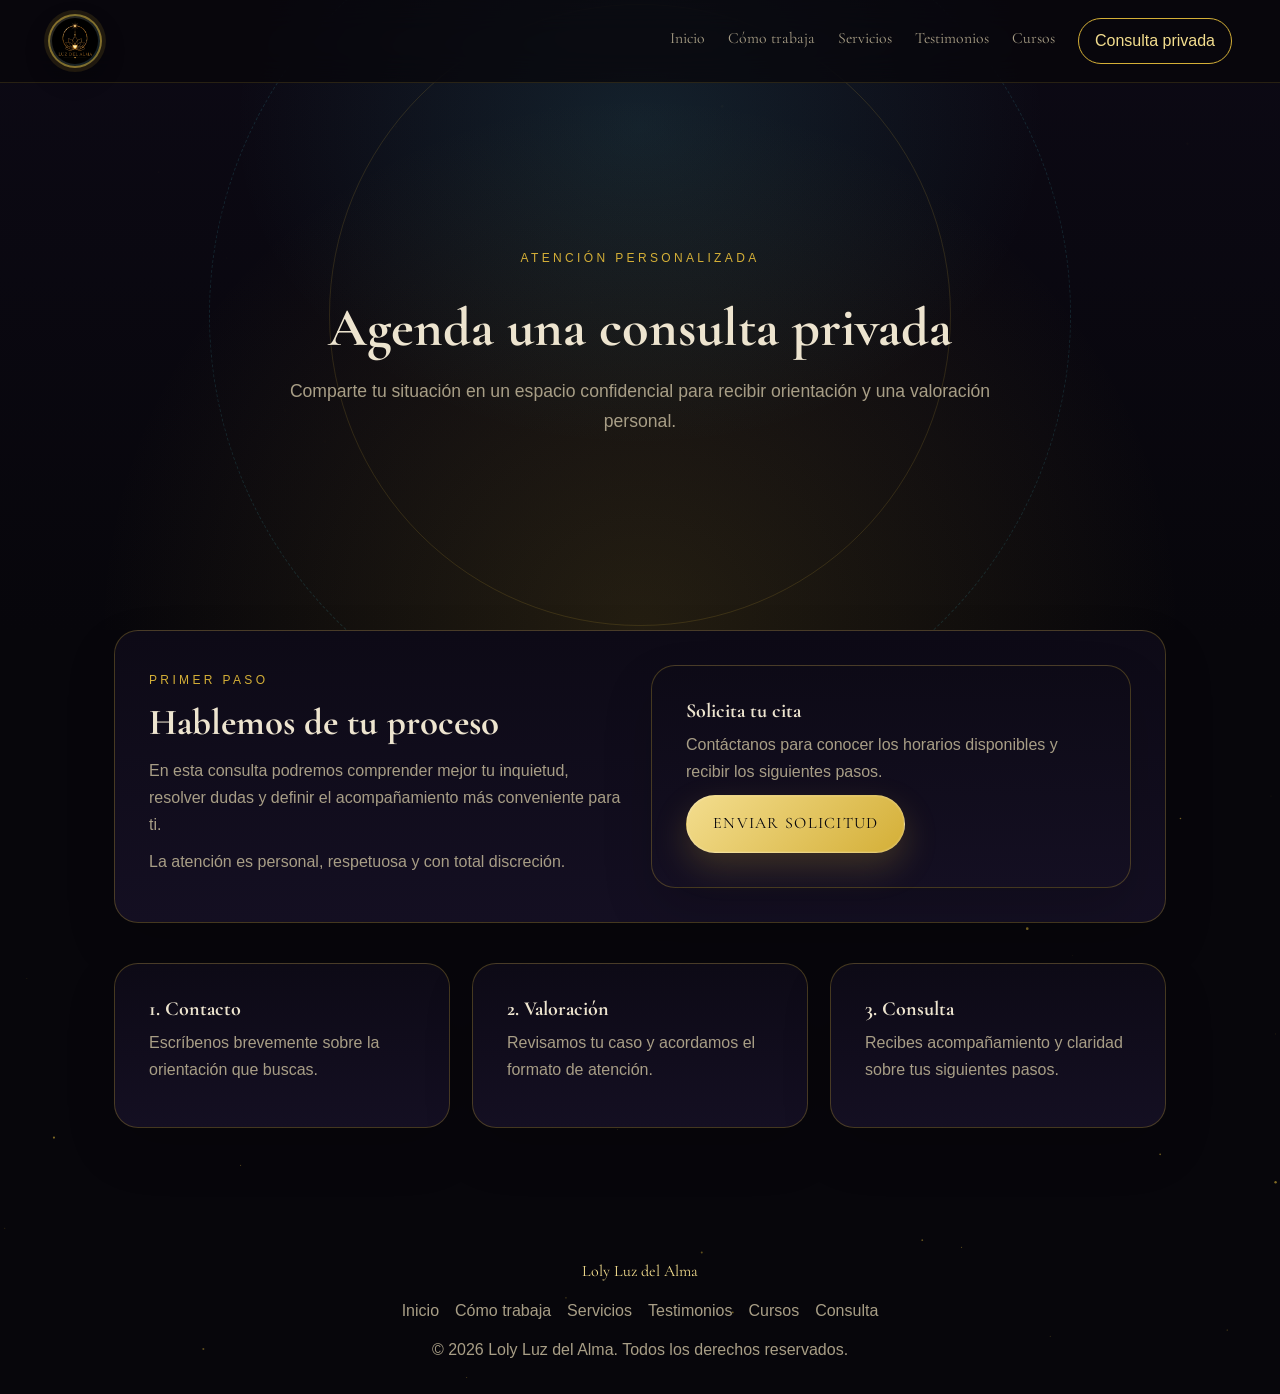
<file: consulta-privada.html>
<!DOCTYPE html>
<html lang="es">
<head>
  <meta charset="UTF-8" />
  <meta name="viewport" content="width=device-width, initial-scale=1.0" />
  <title>Consulta privada | Loly Luz del Alma</title>
  <meta name="description" content="Reserva una consulta privada con Loly Luz del Alma para recibir orientación y valoración personal." />
  <meta property="og:title" content="Consulta privada | Loly Luz del Alma" /><meta property="og:description" content="Solicita una consulta privada y recibe orientación personal." /><meta property="og:image" content="https://formacion-magica.vercel.app/assets/logo-luzdelalma.png" /><meta property="og:url" content="https://formacion-magica.vercel.app/consulta-privada.html" /><meta property="og:type" content="website" /><meta name="twitter:card" content="summary_large_image" /><meta name="twitter:title" content="Consulta privada | Loly Luz del Alma" /><meta name="twitter:description" content="Solicita una consulta privada y recibe orientación personal." /><meta name="twitter:image" content="https://formacion-magica.vercel.app/assets/logo-luzdelalma.png" />
  <link rel="preconnect" href="https://fonts.googleapis.com" />
  <link href="https://fonts.googleapis.com/css2?family=Cinzel+Decorative:wght@700;900&family=Cormorant+Garamond:ital,wght@0,400;0,500;0,600;0,700;1,500&family=EB+Garamond:ital,wght@0,400;0,500;1,400&display=swap" rel="stylesheet" />
  <link rel="stylesheet" href="styles.css" />
</head>
<body>
  <canvas id="stars"></canvas>
  <header id="siteHeader">
    <a href="index.html" class="brand">
      <img src="assets/logo-luzdelalma.png" alt="Loly Luz del Alma" style="width:54px;height:54px;border-radius:50%;object-fit:cover;"><div class="brand-text"><b>Loly Luz del Alma</b><small>Instituto de Evolución Interior</small></div>
    </a>
    <nav><div class="nav-links" style="display:flex;align-items:center;gap:clamp(12px, 1.8vw, 24px);"><a href="index.html" class="nav-link">Inicio</a><a href="index.html#como-trabaja" class="nav-link">Cómo trabaja</a><a href="servicios.html" class="nav-link">Servicios</a><a href="testimonios.html" class="nav-link">Testimonios</a><a href="cursos.html" class="nav-link">Cursos</a><a href="consulta-privada.html" class="nav-cta active">Consulta privada</a></div></nav>
    <div class="burger" id="burger"><span></span><span></span><span></span></div>
  </header>
  <div class="mobile-drawer" id="mobileDrawer"><a href="index.html">Inicio</a><a href="index.html#como-trabaja">Cómo trabaja</a><a href="servicios.html">Servicios</a><a href="testimonios.html">Testimonios</a><a href="cursos.html">Cursos</a><a href="consulta-privada.html" class="active">Consulta privada</a></div>
  <section class="page-hero"><div class="hero-content reveal"><span class="eyebrow">atención personalizada</span><h1>Agenda una consulta privada</h1><p>Comparte tu situación en un espacio confidencial para recibir orientación y una valoración personal.</p></div></section>
  <main class="page-content"><section class="section-card reveal"><div class="grid-2"><div><span class="eyebrow">primer paso</span><h2>Hablemos de tu proceso</h2><p>En esta consulta podremos comprender mejor tu inquietud, resolver dudas y definir el acompañamiento más conveniente para ti.</p><p>La atención es personal, respetuosa y con total discreción.</p></div><div class="detail-card"><h3>Solicita tu cita</h3><p>Contáctanos para conocer los horarios disponibles y recibir los siguientes pasos.</p><a href="mailto:contacto@formacionmagica.com?subject=Solicitud%20de%20consulta%20privada" class="btn btn-primary">Enviar solicitud</a></div></div></section><section class="grid-3"><div class="detail-card reveal"><h3>1. Contacto</h3><p>Escríbenos brevemente sobre la orientación que buscas.</p></div><div class="detail-card reveal"><h3>2. Valoración</h3><p>Revisamos tu caso y acordamos el formato de atención.</p></div><div class="detail-card reveal"><h3>3. Consulta</h3><p>Recibes acompañamiento y claridad sobre tus siguientes pasos.</p></div></section></main>
  <footer><div class="f-brand">Loly Luz del Alma</div><div class="footer-links"><a href="index.html">Inicio</a><a href="index.html#como-trabaja">Cómo trabaja</a><a href="servicios.html">Servicios</a><a href="testimonios.html">Testimonios</a><a href="cursos.html">Cursos</a><a href="consulta-privada.html">Consulta</a></div><p>© 2026 Loly Luz del Alma. Todos los derechos reservados.</p></footer>
  <script src="script.js"></script>
</body>
</html>
</file>
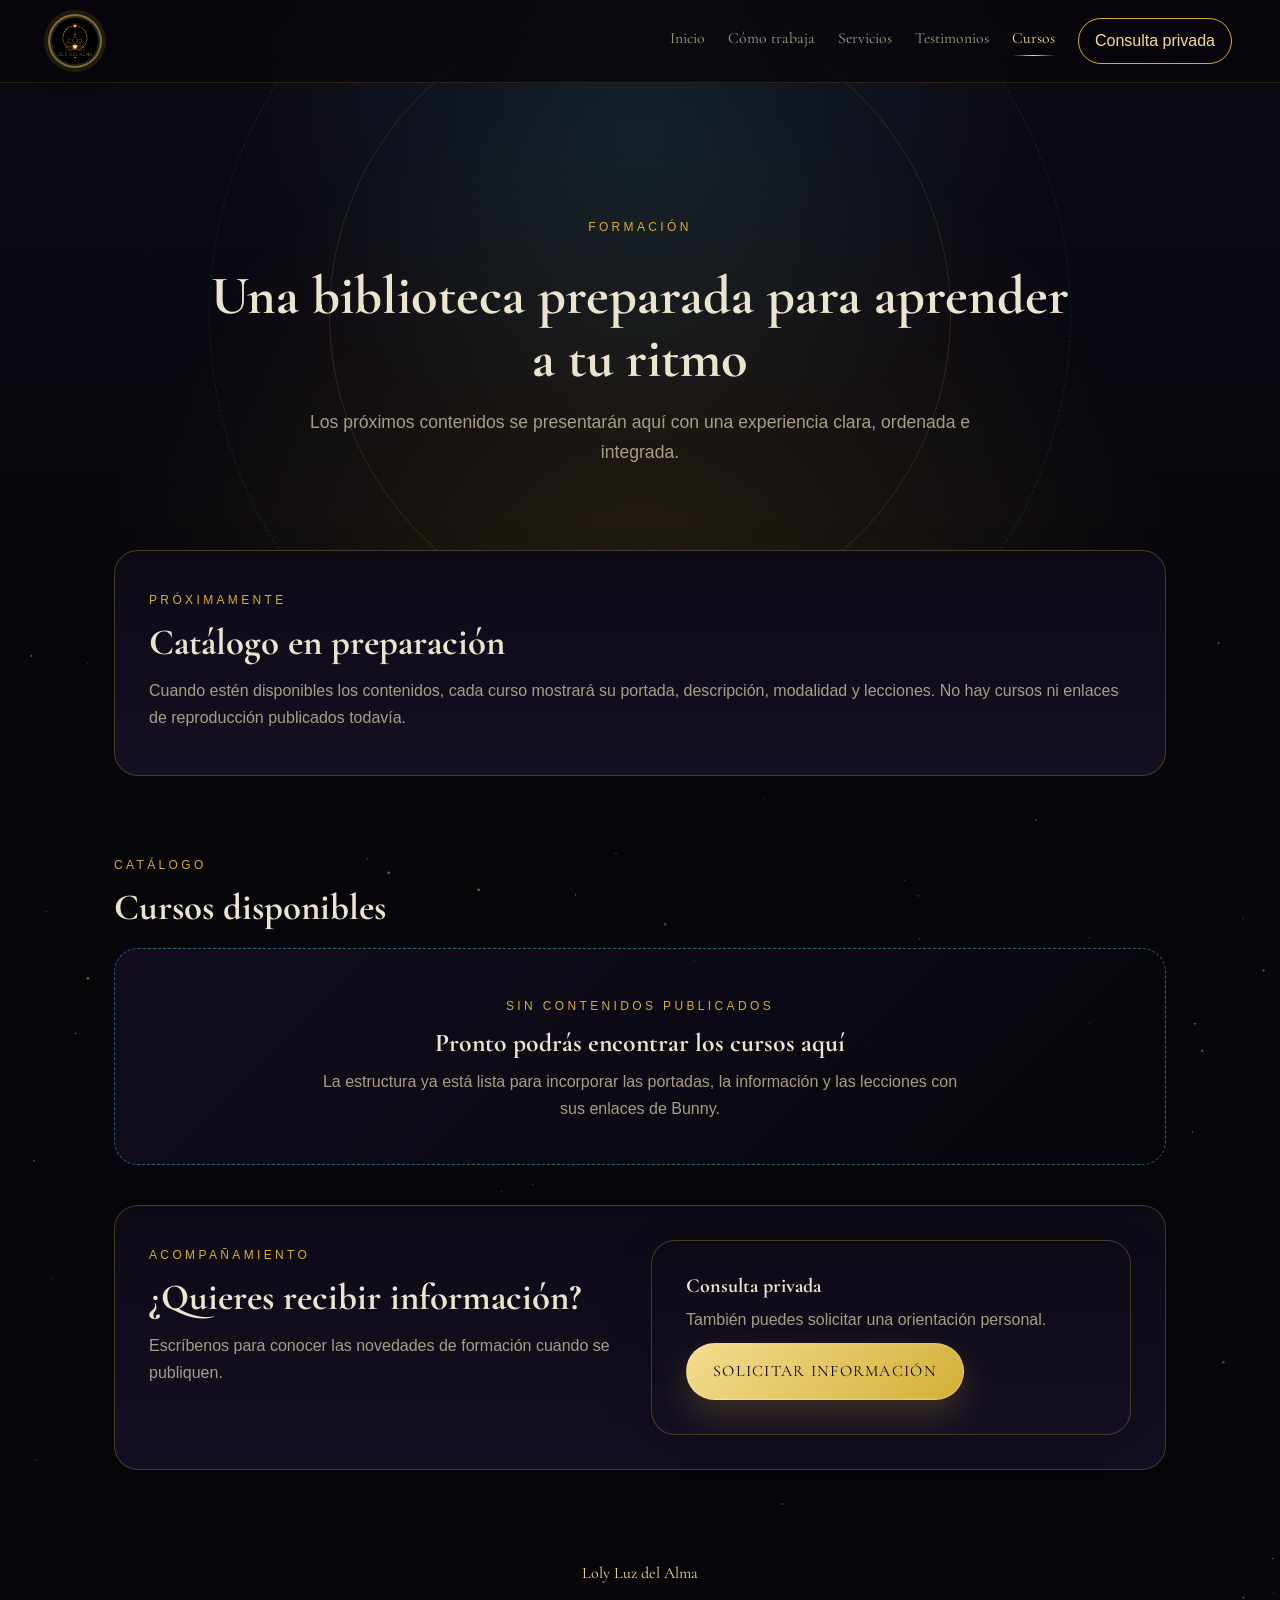
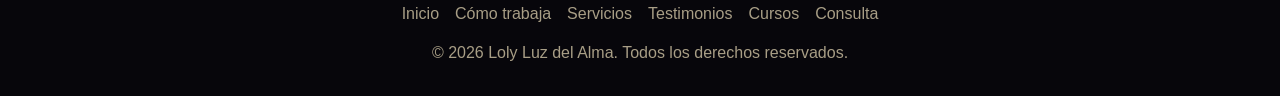
<file: cursos.html>
<!DOCTYPE html>
<html lang="es">
<head>
  <meta charset="UTF-8" />
  <meta name="viewport" content="width=device-width, initial-scale=1.0" />
  <title>Cursos | Loly Luz del Alma</title>
  <meta name="description" content="Próximamente, formación de Loly Luz del Alma. El catálogo se actualizará cuando los contenidos estén disponibles." />
  <meta property="og:title" content="Cursos | Loly Luz del Alma" /><meta property="og:description" content="Conoce la formación disponible de Loly Luz del Alma." /><meta property="og:image" content="https://formacion-magica.vercel.app/assets/logo-luzdelalma.png" /><meta property="og:url" content="https://formacion-magica.vercel.app/cursos.html" /><meta property="og:type" content="website" />
  <link rel="preconnect" href="https://fonts.googleapis.com" />
  <link href="https://fonts.googleapis.com/css2?family=Cinzel+Decorative:wght@700;900&family=Cormorant+Garamond:ital,wght@0,400;0,500;0,600;0,700;1,500&family=EB+Garamond:ital,wght@0,400;0,500;1,400&display=swap" rel="stylesheet" />
  <link rel="stylesheet" href="styles.css" />
</head>
<body>
  <canvas id="stars"></canvas>
  <header id="siteHeader">
    <a href="index.html" class="brand"><img src="assets/logo-luzdelalma.png" alt="Loly Luz del Alma"><div class="brand-text"><b>Loly Luz del Alma</b><small>Instituto de Evolución Interior</small></div></a>
    <nav><div class="nav-links" style="display:flex;align-items:center;gap:clamp(12px, 1.8vw, 24px);"><a href="index.html" class="nav-link">Inicio</a><a href="index.html#como-trabaja" class="nav-link">Cómo trabaja</a><a href="servicios.html" class="nav-link">Servicios</a><a href="testimonios.html" class="nav-link">Testimonios</a><a href="cursos.html" class="nav-link active">Cursos</a><a href="consulta-privada.html" class="nav-cta">Consulta privada</a></div></nav>
    <div class="burger" id="burger"><span></span><span></span><span></span></div>
  </header>
  <div class="mobile-drawer" id="mobileDrawer"><a href="index.html">Inicio</a><a href="index.html#como-trabaja">Cómo trabaja</a><a href="servicios.html">Servicios</a><a href="testimonios.html">Testimonios</a><a href="cursos.html" class="active">Cursos</a><a href="consulta-privada.html">Consulta privada</a></div>

  <section class="page-hero"><div class="hero-content reveal"><span class="eyebrow">formación</span><h1>Una biblioteca preparada para aprender a tu ritmo</h1><p>Los próximos contenidos se presentarán aquí con una experiencia clara, ordenada e integrada.</p></div></section>
  <main class="page-content">
    <section class="course-intro section-card reveal"><span class="eyebrow">próximamente</span><h2>Catálogo en preparación</h2><p>Cuando estén disponibles los contenidos, cada curso mostrará su portada, descripción, modalidad y lecciones. No hay cursos ni enlaces de reproducción publicados todavía.</p></section>
    <section aria-labelledby="catalog-title"><div class="course-section-heading"><span class="eyebrow">catálogo</span><h2 id="catalog-title">Cursos disponibles</h2></div><div id="courseCatalog" class="course-catalog" aria-live="polite"></div></section>
    <section class="section-card reveal"><div class="grid-2"><div><span class="eyebrow">acompañamiento</span><h2>¿Quieres recibir información?</h2><p>Escríbenos para conocer las novedades de formación cuando se publiquen.</p></div><div class="detail-card"><h3>Consulta privada</h3><p>También puedes solicitar una orientación personal.</p><a href="consulta-privada.html" class="btn btn-primary">Solicitar información</a></div></div></section>
  </main>
  <footer><div class="f-brand">Loly Luz del Alma</div><div class="footer-links"><a href="index.html">Inicio</a><a href="index.html#como-trabaja">Cómo trabaja</a><a href="servicios.html">Servicios</a><a href="testimonios.html">Testimonios</a><a href="cursos.html">Cursos</a><a href="consulta-privada.html">Consulta</a></div><p>© 2026 Loly Luz del Alma. Todos los derechos reservados.</p></footer>
  <script src="script.js"></script><script src="courses-data.js"></script><script src="courses.js"></script>
</body>
</html>
</file>
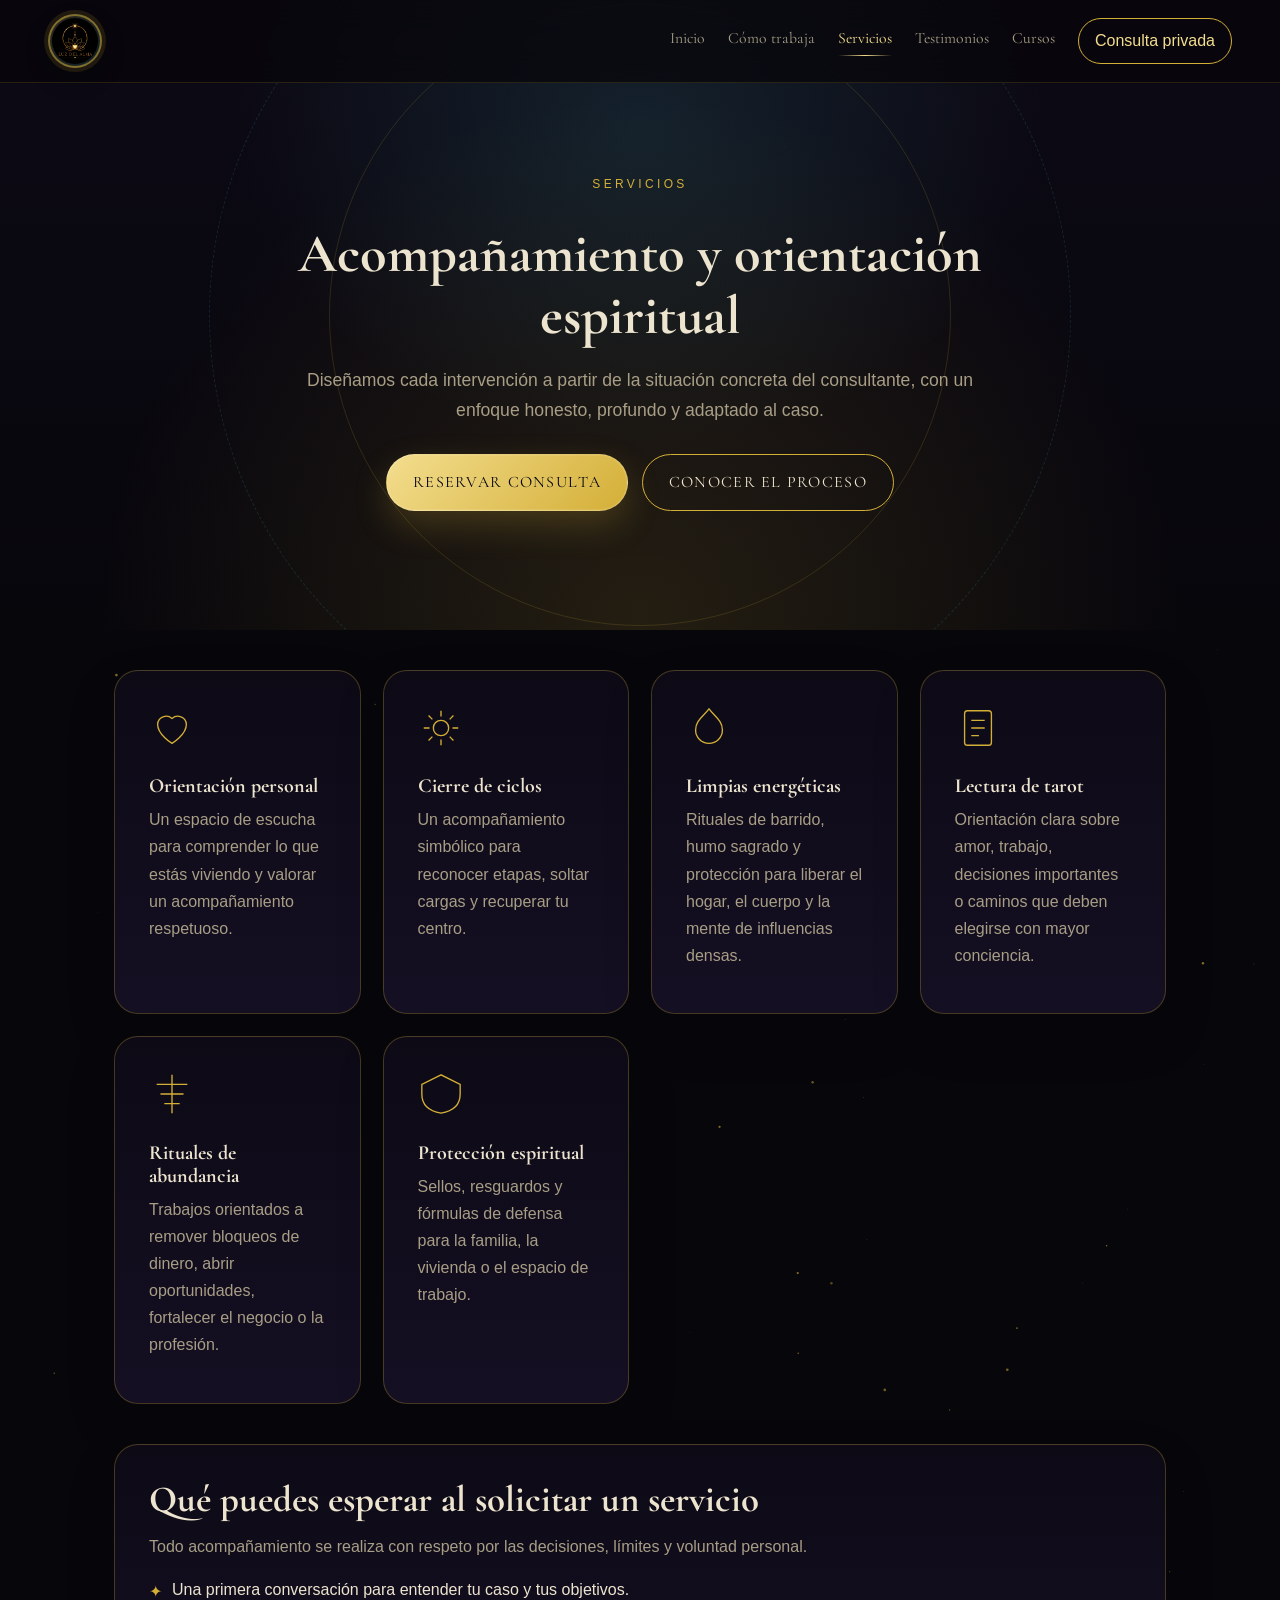
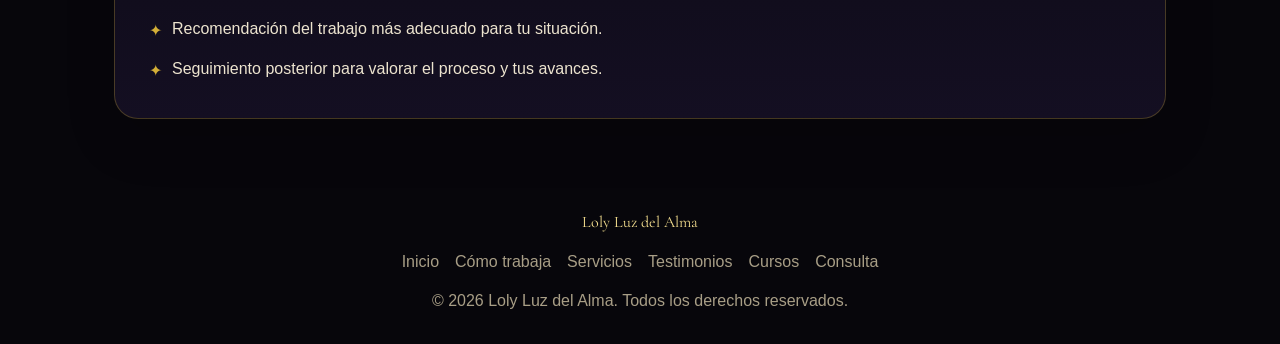
<file: servicios.html>
<!DOCTYPE html>
<html lang="es">
<head>
  <meta charset="UTF-8" />
  <meta name="viewport" content="width=device-width, initial-scale=1.0" />
  <title>Servicios | Loly Luz del Alma</title>
  <meta name="description" content="Explora los servicios de acompañamiento y orientación espiritual de Loly Luz del Alma." />
  <meta property="og:title" content="Servicios | Loly Luz del Alma" /><meta property="og:description" content="Explora los servicios de Loly Luz del Alma." /><meta property="og:image" content="https://formacion-magica.vercel.app/assets/logo-luzdelalma.png" /><meta property="og:url" content="https://formacion-magica.vercel.app/servicios.html" /><meta property="og:type" content="website" /><meta name="twitter:card" content="summary_large_image" /><meta name="twitter:title" content="Servicios | Loly Luz del Alma" /><meta name="twitter:description" content="Explora los servicios de Loly Luz del Alma." /><meta name="twitter:image" content="https://formacion-magica.vercel.app/assets/logo-luzdelalma.png" />
  <link rel="preconnect" href="https://fonts.googleapis.com" />
  <link href="https://fonts.googleapis.com/css2?family=Cinzel+Decorative:wght@700;900&family=Cormorant+Garamond:ital,wght@0,400;0,500;0,600;0,700;1,500&family=EB+Garamond:ital,wght@0,400;0,500;1,400&display=swap" rel="stylesheet" />
  <link rel="stylesheet" href="styles.css" />
</head>
<body>
  <canvas id="stars"></canvas>
  <header id="siteHeader">
    <a href="index.html" class="brand">
      <img src="assets/logo-luzdelalma.png" alt="Loly Luz del Alma" style="width:54px;height:54px;border-radius:50%;object-fit:cover;"><div class="brand-text">
        <b>Loly Luz del Alma</b>
        <small>Instituto de Evolución Interior</small>
      </div>
    </a>
    <nav>
      <div class="nav-links" style="display:flex; align-items:center; gap:clamp(12px, 1.8vw, 24px);">
        <a href="index.html" class="nav-link">Inicio</a>
        <a href="index.html#como-trabaja" class="nav-link">Cómo trabaja</a>
        <a href="servicios.html" class="nav-link active">Servicios</a>
        <a href="testimonios.html" class="nav-link">Testimonios</a>
        <a href="cursos.html" class="nav-link">Cursos</a>
        <a href="consulta-privada.html" class="nav-cta">Consulta privada</a>
      </div>
    </nav>
    <div class="burger" id="burger"><span></span><span></span><span></span></div>
  </header>

  <div class="mobile-drawer" id="mobileDrawer">
    <a href="index.html">Inicio</a>
    <a href="index.html#como-trabaja">Cómo trabaja</a>
    <a href="servicios.html">Servicios</a>
    <a href="testimonios.html">Testimonios</a>
    <a href="cursos.html">Cursos</a>
    <a href="consulta-privada.html">Consulta privada</a>
  </div>

  <section class="page-hero">
    <div class="hero-content reveal">
      <span class="eyebrow">servicios</span>
      <h1>Acompañamiento y orientación espiritual</h1>
      <p>Diseñamos cada intervención a partir de la situación concreta del consultante, con un enfoque honesto, profundo y adaptado al caso.</p>
      <div class="hero-ctas">
        <a href="consulta-privada.html" class="btn btn-primary">Reservar consulta</a>
        <a href="consulta-privada.html" class="btn btn-ghost">Conocer el proceso</a>
      </div>
    </div>
  </section>

  <main class="page-content">
    <section class="grid-3">
      <div class="detail-card reveal">
        <svg class="icon" viewBox="0 0 48 48" fill="none" stroke="currentColor" stroke-width="1.4"><path d="M24 40s-15-9-15-20a9 9 0 0 1 15-6 9 9 0 0 1 15 6c0 11-15 20-15 20Z" /></svg>
        <h3>Orientación personal</h3>
        <p>Un espacio de escucha para comprender lo que estás viviendo y valorar un acompañamiento respetuoso.</p>
      </div>
      <div class="detail-card reveal">
        <svg class="icon" viewBox="0 0 48 48" fill="none" stroke="currentColor" stroke-width="1.4"><path d="M24 6v6M24 36v6M6 24h6M36 24h6M11 11l4 4M33 33l4 4M37 11l-4 4M15 33l-4 4" /><circle cx="24" cy="24" r="8" /></svg>
        <h3>Cierre de ciclos</h3>
        <p>Un acompañamiento simbólico para reconocer etapas, soltar cargas y recuperar tu centro.</p>
      </div>
      <div class="detail-card reveal">
        <svg class="icon" viewBox="0 0 48 48" fill="none" stroke="currentColor" stroke-width="1.4"><path d="M24 4c6 8 14 12 14 22a14 14 0 1 1-28 0c0-10 8-14 14-22Z" /></svg>
        <h3>Limpias energéticas</h3>
        <p>Rituales de barrido, humo sagrado y protección para liberar el hogar, el cuerpo y la mente de influencias densas.</p>
      </div>
      <div class="detail-card reveal">
        <svg class="icon" viewBox="0 0 48 48" fill="none" stroke="currentColor" stroke-width="1.4"><rect x="10" y="6" width="28" height="36" rx="3" /><path d="M17 16h14M17 24h14M17 32h8" /></svg>
        <h3>Lectura de tarot</h3>
        <p>Orientación clara sobre amor, trabajo, decisiones importantes o caminos que deben elegirse con mayor conciencia.</p>
      </div>
      <div class="detail-card reveal">
        <svg class="icon" viewBox="0 0 48 48" fill="none" stroke="currentColor" stroke-width="1.4"><path d="M24 4v40M8 14h32M12 24h24M16 34h16" /></svg>
        <h3>Rituales de abundancia</h3>
        <p>Trabajos orientados a remover bloqueos de dinero, abrir oportunidades, fortalecer el negocio o la profesión.</p>
      </div>
      <div class="detail-card reveal">
        <svg class="icon" viewBox="0 0 48 48" fill="none" stroke="currentColor" stroke-width="1.4"><path d="M24 4 4 14v10c0 12 8 18 20 20 12-2 20-8 20-20V14L24 4Z" /></svg>
        <h3>Protección espiritual</h3>
        <p>Sellos, resguardos y fórmulas de defensa para la familia, la vivienda o el espacio de trabajo.</p>
      </div>
    </section>

    <section class="section-card reveal">
      <h2>Qué puedes esperar al solicitar un servicio</h2>
      <p>Todo acompañamiento se realiza con respeto por las decisiones, límites y voluntad personal.</p>
      <ul class="check-list">
        <li><span class="bullet">✦</span> Una primera conversación para entender tu caso y tus objetivos.</li>
        <li><span class="bullet">✦</span> Recomendación del trabajo más adecuado para tu situación.</li>
        <li><span class="bullet">✦</span> Seguimiento posterior para valorar el proceso y tus avances.</li>
      </ul>
    </section>
  </main>

  <footer>
    <div class="f-brand">Loly Luz del Alma</div>
    <div class="footer-links">
      <a href="index.html">Inicio</a>
      <a href="index.html#como-trabaja">Cómo trabaja</a>
      <a href="servicios.html">Servicios</a>
      <a href="testimonios.html">Testimonios</a>
      <a href="cursos.html">Cursos</a>
      <a href="consulta-privada.html">Consulta</a>
    </div>
    <p>© 2026 Loly Luz del Alma. Todos los derechos reservados.</p>
  </footer>

  <script src="script.js"></script>
</body>
</html>
</file>
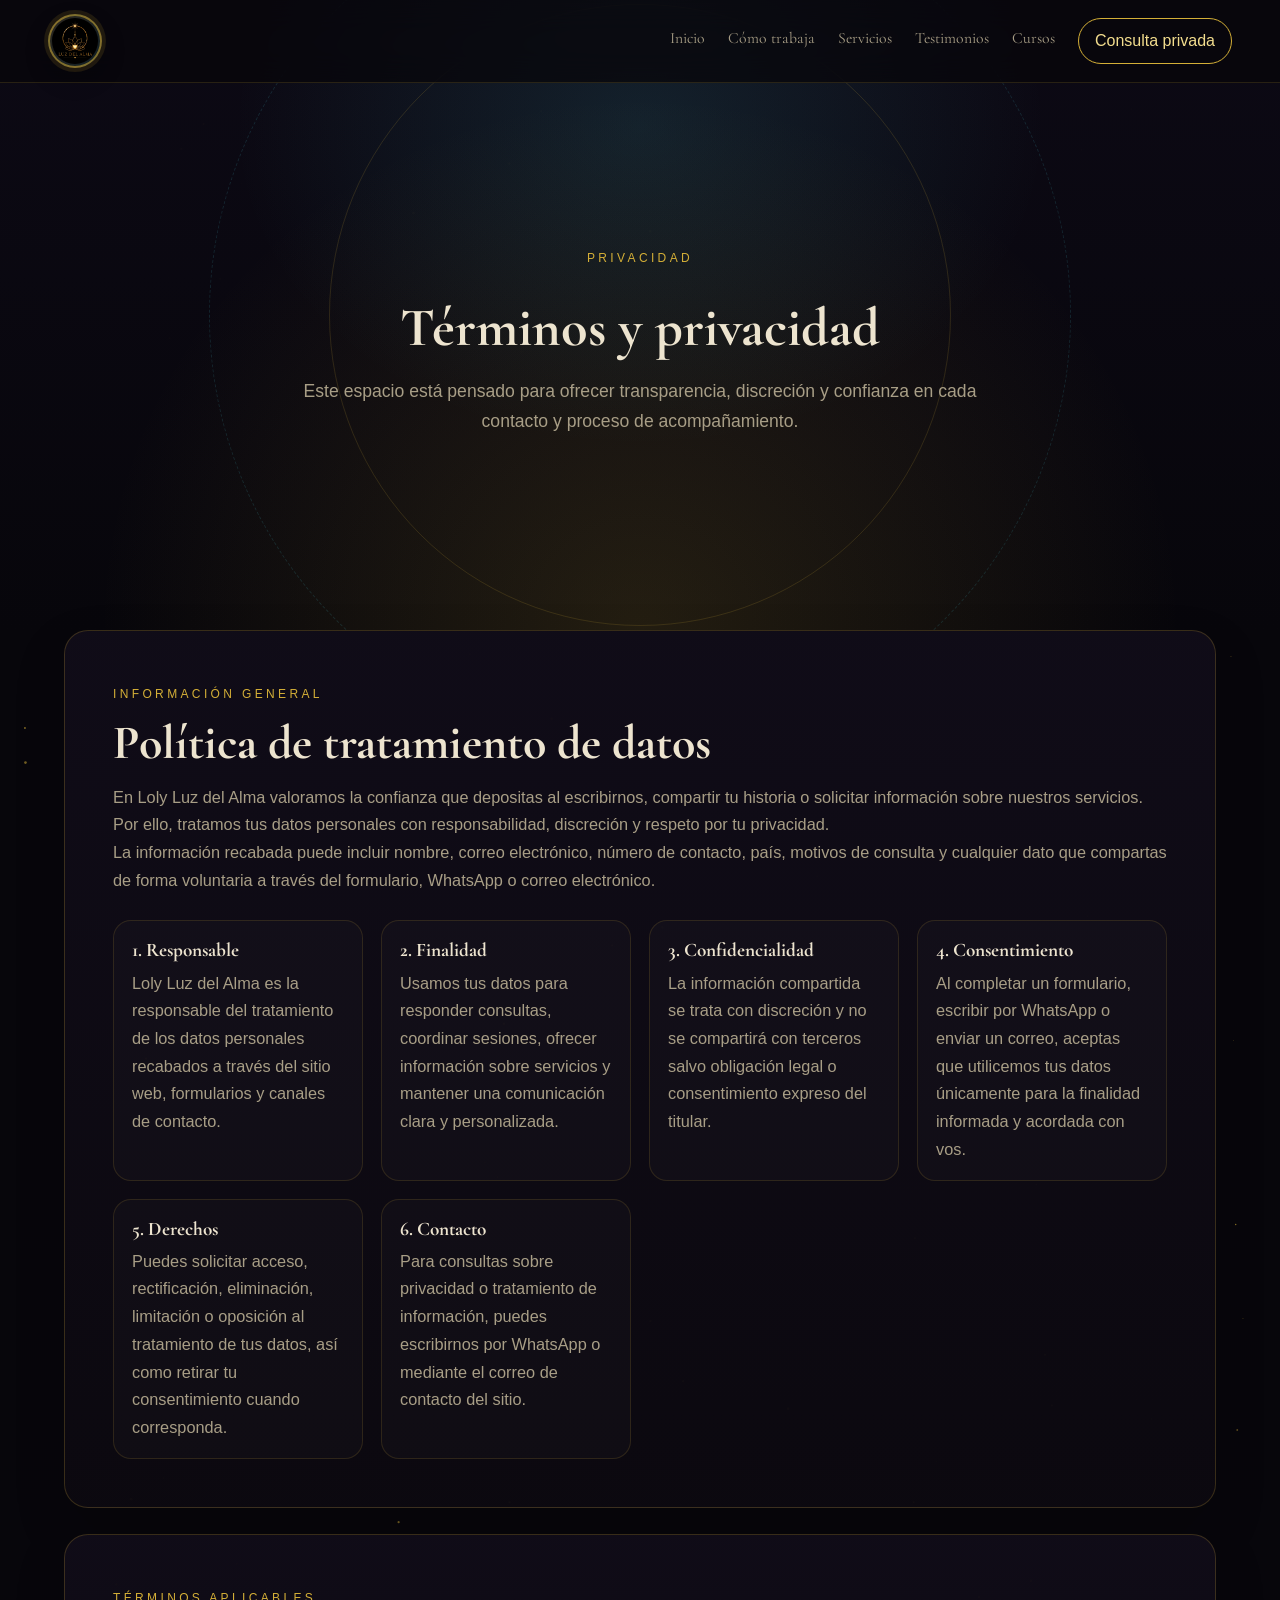
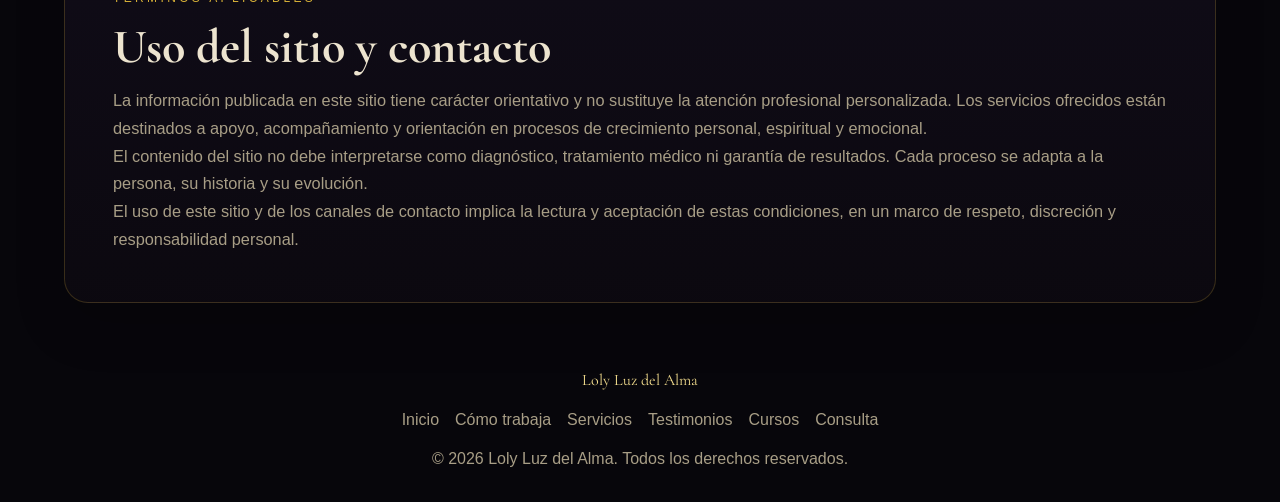
<file: terminos-y-privacidad.html>
<!DOCTYPE html>
<html lang="es">
<head>
  <meta charset="UTF-8" />
  <meta name="viewport" content="width=device-width, initial-scale=1.0" />
  <title>Términos y privacidad | Loly Luz del Alma</title>
  <meta name="description" content="Términos y política de privacidad de Loly Luz del Alma." />
  <meta property="og:title" content="Términos y privacidad | Loly Luz del Alma" />
  <meta property="og:description" content="Información sobre tratamiento de datos, confidencialidad y contacto de Loly Luz del Alma." />
  <meta property="og:image" content="https://formacion-magica.vercel.app/assets/logo-luzdelalma.png" />
  <meta property="og:url" content="https://formacion-magica.vercel.app/terminos-y-privacidad.html" />
  <meta property="og:type" content="website" />
  <meta name="twitter:card" content="summary_large_image" />
  <meta name="twitter:title" content="Términos y privacidad | Loly Luz del Alma" />
  <meta name="twitter:description" content="Información sobre tratamiento de datos, confidencialidad y contacto de Loly Luz del Alma." />
  <meta name="twitter:image" content="https://formacion-magica.vercel.app/assets/logo-luzdelalma.png" />
  <link rel="preconnect" href="https://fonts.googleapis.com" />
  <link href="https://fonts.googleapis.com/css2?family=Cinzel+Decorative:wght@700;900&family=Cormorant+Garamond:ital,wght@0,400;0,500;0,600;0,700;1,500&family=EB+Garamond:ital,wght@0,400;0,500;1,400&display=swap" rel="stylesheet" />
  <link rel="stylesheet" href="styles.css" />
  <style>
    .legal-document {
      max-width: 1200px;
      margin: 0 auto;
      padding: 0 24px 64px;
    }

    .legal-panel {
      background: linear-gradient(180deg, rgba(16, 12, 24, 0.98), rgba(12, 9, 16, 0.96));
      border: 1px solid rgba(212, 175, 55, 0.22);
      border-radius: 24px;
      padding: clamp(28px, 4vw, 48px);
      box-shadow: 0 22px 50px rgba(0,0,0,0.18);
    }

    .legal-panel h2 {
      margin-bottom: 12px;
      font-size: clamp(2.1rem, 4vw, 3rem);
    }

    .legal-panel p,
    .legal-panel li {
      color: var(--parchment-dim);
      font-size: 1.02rem;
    }

    .legal-grid {
      display: grid;
      grid-template-columns: repeat(auto-fit, minmax(220px, 1fr));
      gap: 18px;
      margin-top: 26px;
    }

    .legal-card {
      background: rgba(255,255,255,0.02);
      border: 1px solid rgba(212, 175, 55, 0.15);
      border-radius: 18px;
      padding: 18px 18px 16px;
    }

    .legal-card h3 {
      font-size: 1.2rem;
      margin-bottom: 8px;
    }
  </style>
</head>
<body>
  <canvas id="stars"></canvas>

  <header id="siteHeader">
    <a href="index.html" class="brand">
      <img src="assets/logo-luzdelalma.png" alt="Loly Luz del Alma" style="width:54px;height:54px;border-radius:50%;object-fit:cover;">
      <div class="brand-text">
        <b>Loly Luz del Alma</b>
        <small>Instituto de Evolución Interior</small>
      </div>
    </a>
    <nav>
      <div class="nav-links" style="display:flex; align-items:center; gap:clamp(12px, 1.8vw, 24px);">
        <a href="index.html" class="nav-link">Inicio</a>
        <a href="index.html#como-trabaja" class="nav-link">Cómo trabaja</a>
        <a href="servicios.html" class="nav-link">Servicios</a>
        <a href="testimonios.html" class="nav-link">Testimonios</a>
        <a href="cursos.html" class="nav-link">Cursos</a>
        <a href="consulta-privada.html" class="nav-cta">Consulta privada</a>
      </div>
    </nav>
    <div class="burger" id="burger"><span></span><span></span><span></span></div>
  </header>

  <div class="mobile-drawer" id="mobileDrawer">
    <a href="index.html">Inicio</a>
    <a href="index.html#como-trabaja">Cómo trabaja</a>
    <a href="servicios.html">Servicios</a>
    <a href="testimonios.html">Testimonios</a>
    <a href="cursos.html">Cursos</a>
    <a href="consulta-privada.html">Consulta privada</a>
  </div>

  <section class="page-hero">
    <div class="hero-content reveal">
      <span class="eyebrow">privacidad</span>
      <h1>Términos y privacidad</h1>
      <p>Este espacio está pensado para ofrecer transparencia, discreción y confianza en cada contacto y proceso de acompañamiento.</p>
    </div>
  </section>

  <main class="legal-document">
    <section class="legal-panel reveal">
      <span class="eyebrow">Información general</span>
      <h2>Política de tratamiento de datos</h2>
      <p>En Loly Luz del Alma valoramos la confianza que depositas al escribirnos, compartir tu historia o solicitar información sobre nuestros servicios. Por ello, tratamos tus datos personales con responsabilidad, discreción y respeto por tu privacidad.</p>
      <p>La información recabada puede incluir nombre, correo electrónico, número de contacto, país, motivos de consulta y cualquier dato que compartas de forma voluntaria a través del formulario, WhatsApp o correo electrónico.</p>

      <div class="legal-grid">
        <article class="legal-card">
          <h3>1. Responsable</h3>
          <p>Loly Luz del Alma es la responsable del tratamiento de los datos personales recabados a través del sitio web, formularios y canales de contacto.</p>
        </article>
        <article class="legal-card">
          <h3>2. Finalidad</h3>
          <p>Usamos tus datos para responder consultas, coordinar sesiones, ofrecer información sobre servicios y mantener una comunicación clara y personalizada.</p>
        </article>
        <article class="legal-card">
          <h3>3. Confidencialidad</h3>
          <p>La información compartida se trata con discreción y no se compartirá con terceros salvo obligación legal o consentimiento expreso del titular.</p>
        </article>
        <article class="legal-card">
          <h3>4. Consentimiento</h3>
          <p>Al completar un formulario, escribir por WhatsApp o enviar un correo, aceptas que utilicemos tus datos únicamente para la finalidad informada y acordada con vos.</p>
        </article>
        <article class="legal-card">
          <h3>5. Derechos</h3>
          <p>Puedes solicitar acceso, rectificación, eliminación, limitación o oposición al tratamiento de tus datos, así como retirar tu consentimiento cuando corresponda.</p>
        </article>
        <article class="legal-card">
          <h3>6. Contacto</h3>
          <p>Para consultas sobre privacidad o tratamiento de información, puedes escribirnos por WhatsApp o mediante el correo de contacto del sitio.</p>
        </article>
      </div>
    </section>

    <section class="legal-panel reveal" style="margin-top:26px;">
      <span class="eyebrow">Términos aplicables</span>
      <h2>Uso del sitio y contacto</h2>
      <p>La información publicada en este sitio tiene carácter orientativo y no sustituye la atención profesional personalizada. Los servicios ofrecidos están destinados a apoyo, acompañamiento y orientación en procesos de crecimiento personal, espiritual y emocional.</p>
      <p>El contenido del sitio no debe interpretarse como diagnóstico, tratamiento médico ni garantía de resultados. Cada proceso se adapta a la persona, su historia y su evolución.</p>
      <p>El uso de este sitio y de los canales de contacto implica la lectura y aceptación de estas condiciones, en un marco de respeto, discreción y responsabilidad personal.</p>
    </section>
  </main>

  <footer>
    <div class="f-brand">Loly Luz del Alma</div>
    <div class="footer-links">
      <a href="index.html">Inicio</a>
      <a href="index.html#como-trabaja">Cómo trabaja</a>
      <a href="servicios.html">Servicios</a>
      <a href="testimonios.html">Testimonios</a>
      <a href="cursos.html">Cursos</a>
      <a href="consulta-privada.html">Consulta</a>
    </div>
    <p>© 2026 Loly Luz del Alma. Todos los derechos reservados.</p>
  </footer>

  <script src="script.js"></script>
</body>
</html>
</file>
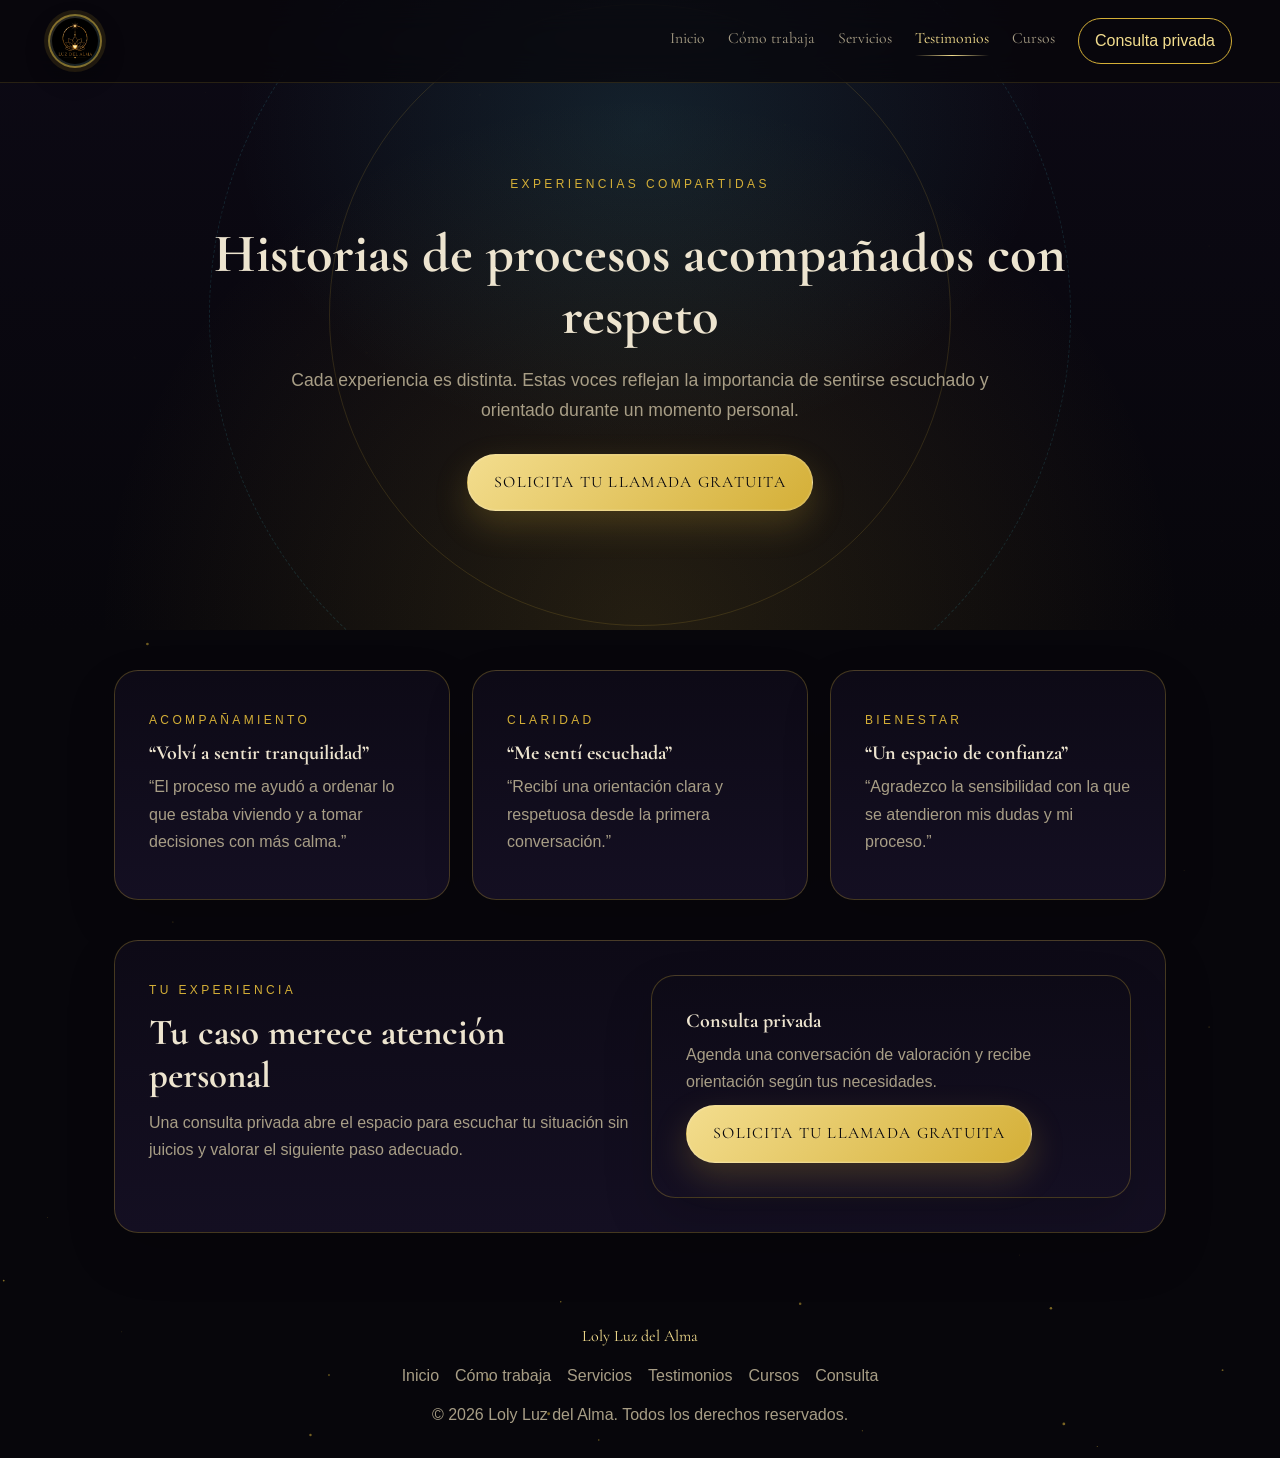
<file: testimonios.html>
<!DOCTYPE html>
<html lang="es">
<head>
  <meta charset="UTF-8" />
  <meta name="viewport" content="width=device-width, initial-scale=1.0" />
  <title>Testimonios | Loly Luz del Alma</title>
  <meta name="description" content="Historias de personas que vivieron un proceso de acompañamiento espiritual con Loly Luz del Alma." />
  <meta property="og:title" content="Testimonios | Loly Luz del Alma" /><meta property="og:description" content="Historias de procesos acompañados con respeto." /><meta property="og:image" content="https://formacion-magica.vercel.app/assets/logo-luzdelalma.png" /><meta property="og:url" content="https://formacion-magica.vercel.app/testimonios.html" /><meta property="og:type" content="website" /><meta name="twitter:card" content="summary_large_image" /><meta name="twitter:title" content="Testimonios | Loly Luz del Alma" /><meta name="twitter:description" content="Historias de procesos acompañados con respeto." /><meta name="twitter:image" content="https://formacion-magica.vercel.app/assets/logo-luzdelalma.png" />
  <link rel="preconnect" href="https://fonts.googleapis.com" />
  <link href="https://fonts.googleapis.com/css2?family=Cinzel+Decorative:wght@700;900&family=Cormorant+Garamond:ital,wght@0,400;0,500;0,600;0,700;1,500&family=EB+Garamond:ital,wght@0,400;0,500;1,400&display=swap" rel="stylesheet" />
  <link rel="stylesheet" href="styles.css" />
</head>
<body>
  <canvas id="stars"></canvas>
  <header id="siteHeader">
    <a href="index.html" class="brand">
      <img src="assets/logo-luzdelalma.png" alt="Loly Luz del Alma" style="width:54px;height:54px;border-radius:50%;object-fit:cover;"><div class="brand-text"><b>Loly Luz del Alma</b><small>Instituto de Evolución Interior</small></div>
    </a>
    <nav><div class="nav-links" style="display:flex;align-items:center;gap:clamp(12px, 1.8vw, 24px);"><a href="index.html" class="nav-link">Inicio</a><a href="index.html#como-trabaja" class="nav-link">Cómo trabaja</a><a href="servicios.html" class="nav-link">Servicios</a><a href="testimonios.html" class="nav-link active">Testimonios</a><a href="cursos.html" class="nav-link">Cursos</a><a href="consulta-privada.html" class="nav-cta">Consulta privada</a></div></nav>
    <div class="burger" id="burger"><span></span><span></span><span></span></div>
  </header>
  <div class="mobile-drawer" id="mobileDrawer"><a href="index.html">Inicio</a><a href="index.html#como-trabaja">Cómo trabaja</a><a href="servicios.html">Servicios</a><a href="testimonios.html">Testimonios</a><a href="cursos.html">Cursos</a><a href="consulta-privada.html">Consulta privada</a></div>
  <section class="page-hero"><div class="hero-content reveal"><span class="eyebrow">experiencias compartidas</span><h1>Historias de procesos acompañados con respeto</h1><p>Cada experiencia es distinta. Estas voces reflejan la importancia de sentirse escuchado y orientado durante un momento personal.</p><div class="hero-ctas"><a href="consulta-privada.html" class="btn btn-primary">Solicita tu llamada gratuita</a></div></div></section>
  <main class="page-content"><section class="grid-3"><article class="detail-card reveal"><span class="eyebrow">acompañamiento</span><h3>“Volví a sentir tranquilidad”</h3><p>“El proceso me ayudó a ordenar lo que estaba viviendo y a tomar decisiones con más calma.”</p></article><article class="detail-card reveal"><span class="eyebrow">claridad</span><h3>“Me sentí escuchada”</h3><p>“Recibí una orientación clara y respetuosa desde la primera conversación.”</p></article><article class="detail-card reveal"><span class="eyebrow">bienestar</span><h3>“Un espacio de confianza”</h3><p>“Agradezco la sensibilidad con la que se atendieron mis dudas y mi proceso.”</p></article></section><section class="section-card reveal"><div class="grid-2"><div><span class="eyebrow">tu experiencia</span><h2>Tu caso merece atención personal</h2><p>Una consulta privada abre el espacio para escuchar tu situación sin juicios y valorar el siguiente paso adecuado.</p></div><div class="detail-card"><h3>Consulta privada</h3><p>Agenda una conversación de valoración y recibe orientación según tus necesidades.</p><a href="consulta-privada.html" class="btn btn-primary">Solicita tu llamada gratuita</a></div></div></section></main>
  <footer><div class="f-brand">Loly Luz del Alma</div><div class="footer-links"><a href="index.html">Inicio</a><a href="index.html#como-trabaja">Cómo trabaja</a><a href="servicios.html">Servicios</a><a href="testimonios.html">Testimonios</a><a href="cursos.html">Cursos</a><a href="consulta-privada.html">Consulta</a></div><p>© 2026 Loly Luz del Alma. Todos los derechos reservados.</p></footer>
  <script src="script.js"></script>
</body>
</html>
</file>
<file: styles.css>
:root {
  --ink: #07060B;
  --void: #0D0A16;
  --void-2: #140F22;
  --gold: #D4AF37;
  --gold-deep: #8C6B22;
  --gold-light: #F3DD8E;
  --glow-blue: #4FD1E0;
  --parchment: #EDE4CF;
  --parchment-dim: #a89e86;
  --line: rgba(212, 175, 55, 0.28);
  --shadow-gold: 0 0 40px rgba(212, 175, 55, 0.18);
  --font-display: 'Cormorant Garamond', Georgia, serif;
  --font-ui: 'Inter', Arial, sans-serif;
  --text-hero: clamp(2.5rem, 6vw, 4.75rem);
  --text-h2: clamp(2rem, 4vw, 3.25rem);
  --text-h3: clamp(1.3rem, 2vw, 1.7rem);
  --text-body: 1rem;
  --text-eyebrow: .75rem;
}

* { box-sizing: border-box; margin: 0; padding: 0; }
html { scroll-behavior: smooth; }
body {
  font-family: var(--font-ui);
  font-size: var(--text-body);
  background: var(--ink);
  color: var(--parchment);
  line-height: 1.7;
  overflow-x: hidden;
}

::selection { background: var(--gold); color: var(--ink); }
a { color: inherit; text-decoration: none; }
a:focus-visible, button:focus-visible, input:focus-visible, select:focus-visible, textarea:focus-visible { outline: 3px solid var(--glow-blue); outline-offset: 4px; }
img { max-width: 100%; display: block; }

h1, h2, h3, h4 {
  font-family: var(--font-display);
  color: var(--parchment);
  line-height: 1.15;
}
h1 { font-size: var(--text-hero); }
h2 { font-size: var(--text-h2); }
h3 { font-size: var(--text-h3); }

.eyebrow {
  display: inline-block;
  font-family: var(--font-ui);
  text-transform: uppercase;
  letter-spacing: 0.28em;
  font-size: var(--text-eyebrow);
  color: var(--gold);
  margin-bottom: 12px;
}

#stars {
  position: fixed;
  inset: 0;
  z-index: 0;
  pointer-events: none;
}

header {
  position: fixed;
  top: 0;
  left: 0;
  right: 0;
  z-index: 500;
  display: flex;
  align-items: center;
  justify-content: space-between;
  padding: 14px clamp(18px, 4vw, 48px);
  background: rgba(7, 6, 11, 0.72);
  backdrop-filter: blur(16px);
  border-bottom: 1px solid rgba(212, 175, 55, 0.16);
}

.brand { display: flex; align-items: center; gap: 12px; }
.brand img {
  height: 54px;
  width: 54px;
  object-fit: cover;
  border-radius: 50%;
  border: 2px solid rgba(212,175,55,.55);
  box-shadow: 0 0 0 4px rgba(212,175,55,.12), 0 10px 24px rgba(0,0,0,.24);
  background: linear-gradient(135deg, rgba(243,221,142,.16), rgba(79,209,224,.12));
  padding: 2px;
}
.brand-text { display: none; }
.brand-text b { font-family: 'Cormorant Garamond', Georgia, serif; color: var(--gold-light); font-size: 1rem; }
.brand-text small { font-size: 0.62rem; letter-spacing: 0.18em; color: var(--parchment-dim); text-transform: uppercase; }

nav { display: flex; align-items: center; gap: 20px; }
.nav-link {
  font-family: 'Cormorant Garamond', Georgia, serif;
  font-size: 0.98rem;
  color: var(--parchment-dim);
  position: relative;
  padding-bottom: 4px;
  transition: color .3s ease;
}
.nav-link::after {
  content: '';
  position: absolute;
  left: 0;
  bottom: 0;
  width: 100%;
  height: 1px;
  background: linear-gradient(90deg, transparent, var(--gold-light), transparent);
  transform: scaleX(0);
  transform-origin: center;
  transition: transform .3s ease;
}
.nav-link:hover, .nav-link.active { color: var(--gold-light); }
.nav-link:hover::after, .nav-link.active::after { transform: scaleX(1); }
.nav-cta {
  padding: 8px 16px;
  border: 1px solid var(--gold);
  border-radius: 999px;
  color: var(--gold-light);
}
.nav-cta:hover { background: var(--gold); color: var(--ink); }

.burger { display: none; flex-direction: column; gap: 5px; cursor: pointer; }
.burger span { width: 24px; height: 1.5px; background: var(--gold-light); }

.mobile-drawer {
  position: fixed;
  top: 0; right: 0; height: 100vh; width: min(78vw, 320px);
  background: var(--void-2); border-left: 1px solid var(--line);
  z-index: 550; padding: 100px 30px 30px; display: flex; flex-direction: column; gap: 20px;
  transform: translateX(100%); transition: transform .5s cubic-bezier(.22,1,.36,1);
}
.mobile-drawer.open { transform: translateX(0); }
.mobile-drawer a { font-family: 'Cormorant Garamond', Georgia, serif; font-size: 1.12rem; color: var(--parchment); }
.mobile-drawer a.active { color: var(--gold-light); }

.page-hero {
  min-height: 70vh;
  display: flex; align-items: center;
  justify-content: center;
  padding: 140px 24px 90px;
  position: relative;
  overflow: hidden;
  background:
    radial-gradient(ellipse at 50% 20%, rgba(79,209,224,.12), transparent 45%),
    radial-gradient(ellipse at 50% 100%, rgba(212,175,55,.14), transparent 60%),
    linear-gradient(180deg, rgba(13,10,22,.95), rgba(7,6,11,1));
}
.page-hero::before,
.page-hero::after {
  content: '';
  position: absolute; border-radius: 50%; border: 1px solid rgba(212,175,55,.16);
  animation: spin 90s linear infinite;
}
.page-hero::before { width: 620px; height: 620px; top: 50%; left: 50%; transform: translate(-50%, -50%); }
.page-hero::after { width: 860px; height: 860px; top: 50%; left: 50%; transform: translate(-50%, -50%) rotate(90deg); border-style: dashed; border-color: rgba(79,209,224,.14); animation-duration: 130s; }
@keyframes spin { to { transform: translate(-50%, -50%) rotate(360deg); } }
.hero-content { position: relative; z-index: 2; max-width: 860px; text-align: center; }
.hero-content h1 { font-size: clamp(2.2rem, 5vw, 3.4rem); margin: 16px 0 18px; }
.hero-content p { font-size: 1.1rem; color: var(--parchment-dim); max-width: 720px; margin: 0 auto; }
.hero-ctas { display: flex; justify-content: center; flex-wrap: wrap; gap: 14px; margin-top: 28px; }
.btn {
    display: inline-flex; align-items: center; justify-content: center; gap: 10px;
    border-radius: 999px; padding: 14px 26px; font-family: 'Cormorant Garamond', Georgia, serif; border: 1px solid var(--gold); transition: transform .3s ease, box-shadow .3s ease, background .3s ease;
    text-transform: uppercase;
    letter-spacing: 0.08em;
  }
  .btn-primary {
    background: linear-gradient(135deg, rgba(243,221,142,1), rgba(212,175,55,1));
    color: var(--ink);
    box-shadow: 0 14px 34px rgba(212,175,55,.22), inset 0 0 0 1px rgba(255,255,255,.08);
    border-color: rgba(255,255,255,.18);
    text-shadow: 0 1px 1px rgba(255,255,255,.12);
  }
  .btn-primary:hover {
    transform: translateY(-1px);
    box-shadow: 0 18px 42px rgba(212,175,55,.28), inset 0 0 0 1px rgba(255,255,255,.12);
    background: linear-gradient(135deg, rgba(255,232,150,1), rgba(212,175,55,1));
  }

.page-content { max-width: 1100px; margin: 0 auto; padding: 0 24px 90px; position: relative; z-index: 1; }
section { padding: 40px 0; }
.section-card, .detail-card, .quote, .contact-card, .module-card {
  background: linear-gradient(180deg, var(--void), var(--void-2));
  border: 1px solid var(--line);
  border-radius: 24px;
  padding: 34px clamp(24px, 3vw, 34px);
  box-shadow: 0 22px 50px rgba(0,0,0,.16);
}
.section-card h2, .contact-card h2 { font-size: clamp(1.7rem, 3vw, 2.3rem); margin-bottom: 12px; }
.section-card p, .detail-card p, .contact-card p, .module-card p { color: var(--parchment-dim); margin-bottom: 10px; }

.grid-2, .grid-3 { display: grid; gap: 22px; }
.grid-2 { grid-template-columns: 1fr 1fr; }
.grid-3 { grid-template-columns: repeat(auto-fit, minmax(240px, 1fr)); }

.detail-card .icon {
  width: 46px; height: 46px; color: var(--gold); margin-bottom: 16px;
}
.detail-card h3 { font-size: 1.25rem; margin-bottom: 8px; }

.quote {
  margin-top: 24px; border-color: rgba(79,209,224,.22); background: linear-gradient(135deg, rgba(20,15,34,.95), rgba(13,10,22,.92));
}
.quote p { font-size: 1.08rem; color: var(--parchment); font-style: italic; }

.pill-row { display: flex; flex-wrap: wrap; gap: 10px; margin-top: 18px; }
.pill { border: 1px solid rgba(79,209,224,.2); padding: 8px 12px; border-radius: 999px; color: var(--parchment); font-size: 0.9rem; }

.timeline { display: flex; flex-direction: column; gap: 16px; margin-top: 20px; }
.timeline-item { display: flex; gap: 14px; align-items: flex-start; }
.timeline-item .num {
  width: 32px; height: 32px; border-radius: 50%; display: inline-flex; justify-content: center; align-items: center;
  color: var(--ink); background: var(--gold); flex-shrink: 0; font-family: 'Cormorant Garamond', Georgia, serif; font-weight: 700;
}
.timeline-item strong { color: var(--gold-light); display: block; margin-bottom: 4px; }

.check-list { list-style: none; display: grid; gap: 10px; margin-top: 16px; }
.check-list li { display: flex; gap: 10px; align-items: flex-start; }
.check-list .bullet { color: var(--gold); margin-top: 2px; }

.module-card { display: flex; justify-content: space-between; align-items: center; gap: 18px; margin-bottom: 14px; }
.module-card .meta { color: var(--parchment-dim); font-size: 0.92rem; }
.module-card .play { width: 40px; height: 40px; border-radius: 50%; border: 1px solid var(--gold); color: var(--gold); display: inline-flex; justify-content: center; align-items: center; }

.course-intro { margin-top: -80px; position: relative; }
.course-section-heading { margin: 34px 0 18px; }
.course-section-heading h2 { font-size: clamp(1.7rem, 3vw, 2.3rem); }
.course-catalog { display: grid; gap: 24px; }
.course-empty { padding: 42px 30px; text-align: center; border: 1px dashed rgba(79,209,224,.45); border-radius: 24px; background: linear-gradient(135deg, rgba(20,15,34,.85), rgba(7,6,11,.72)); }
.course-empty h3 { margin-bottom: 10px; }
.course-empty p { color: var(--parchment-dim); max-width: 660px; margin: 0 auto; }
.course-card { display: grid; grid-template-columns: minmax(220px, .7fr) 1.3fr; overflow: hidden; border: 1px solid var(--line); border-radius: 24px; background: linear-gradient(180deg, var(--void), var(--void-2)); box-shadow: 0 22px 50px rgba(0,0,0,.16); }
.course-cover { min-height: 240px; background: rgba(212,175,55,.06); }
.course-cover img { width: 100%; height: 100%; object-fit: cover; }
.course-cover-placeholder { height: 100%; min-height: 240px; display: grid; place-items: center; color: var(--parchment-dim); border-right: 1px solid var(--line); }
.course-card-content { padding: 30px; }
.course-card-content h3 { margin-bottom: 8px; }
.course-card-content > p { color: var(--parchment-dim); }
.lesson-list { display: grid; gap: 10px; margin-top: 20px; }
.lesson-button { width: 100%; display: flex; align-items: center; gap: 12px; padding: 12px; color: var(--parchment); text-align: left; cursor: pointer; border: 1px solid rgba(212,175,55,.18); border-radius: 12px; background: rgba(255,255,255,.025); font: inherit; }
.lesson-button:hover { border-color: var(--gold); }
.lesson-button > span { width: 30px; height: 30px; display: grid; place-items: center; flex: 0 0 auto; border-radius: 50%; background: var(--gold); color: var(--ink); font-family: var(--font-display); font-weight: 700; }
.lesson-button small { display: block; color: var(--parchment-dim); margin-top: 2px; }
.lesson-button i { margin-left: auto; color: var(--gold); font-style: normal; }
.bunny-player { width: 100%; min-height: 360px; margin-top: 12px; border: 1px solid var(--line); border-radius: 12px; background: var(--ink); }

.contact-card { display: grid; grid-template-columns: 1fr 1fr; gap: 28px; }
.contact-list { display: flex; flex-direction: column; gap: 12px; margin-top: 18px; }
.contact-list a { display: flex; align-items: center; gap: 10px; color: var(--parchment); }
.contact-list svg { width: 18px; height: 18px; color: var(--gold); flex-shrink: 0; }
.form-grid { display: grid; gap: 12px; }
.field { display: flex; flex-direction: column; gap: 6px; }
.field label { font-size: 0.84rem; color: var(--parchment-dim); letter-spacing: 0.04em; }
.field input, .field select, .field textarea {
  background: var(--void); border: 1px solid var(--line); border-radius: 12px; padding: 13px 14px; color: var(--parchment); font-family: 'EB Garamond', Georgia, serif; font-size: 1rem; outline: none;
}
.field textarea { min-height: 110px; resize: vertical; }
.field input:focus, .field select:focus, .field textarea:focus { border-color: var(--gold); box-shadow: 0 0 0 3px rgba(212,175,55,.12); }

footer { text-align: center; padding: 0 24px 30px; color: var(--parchment-dim); position: relative; z-index: 1; }
footer .f-brand { font-family: 'Cormorant Garamond', Georgia, serif; color: var(--gold-light); margin-bottom: 8px; }
.footer-links { display: flex; flex-wrap: wrap; justify-content: center; gap: 16px; margin: 12px 0; }
.footer-links a:hover { color: var(--gold-light); }

.reveal { opacity: 0; transform: translateY(24px); transition: opacity .8s ease, transform .8s ease; }
.reveal.in { opacity: 1; transform: translateY(0); }

@media (max-width: 920px) {
  .grid-2, .contact-card { grid-template-columns: 1fr; }
  .course-card { grid-template-columns: 1fr; }
  .course-cover, .course-cover-placeholder { min-height: 210px; border-right: 0; border-bottom: 1px solid var(--line); }
}
@media (max-width: 800px) {
  nav .nav-links { display: none; }
  .burger { display: flex; }
  .page-hero { min-height: 78vh; }
}
@media (max-width: 1080px) {
  nav .nav-links { display: none !important; }
  .burger { display: flex; }
}
@media (prefers-reduced-motion: reduce) {
  *, *::before, *::after { animation: none !important; transition: none !important; scroll-behavior: auto !important; }
}
</file>
